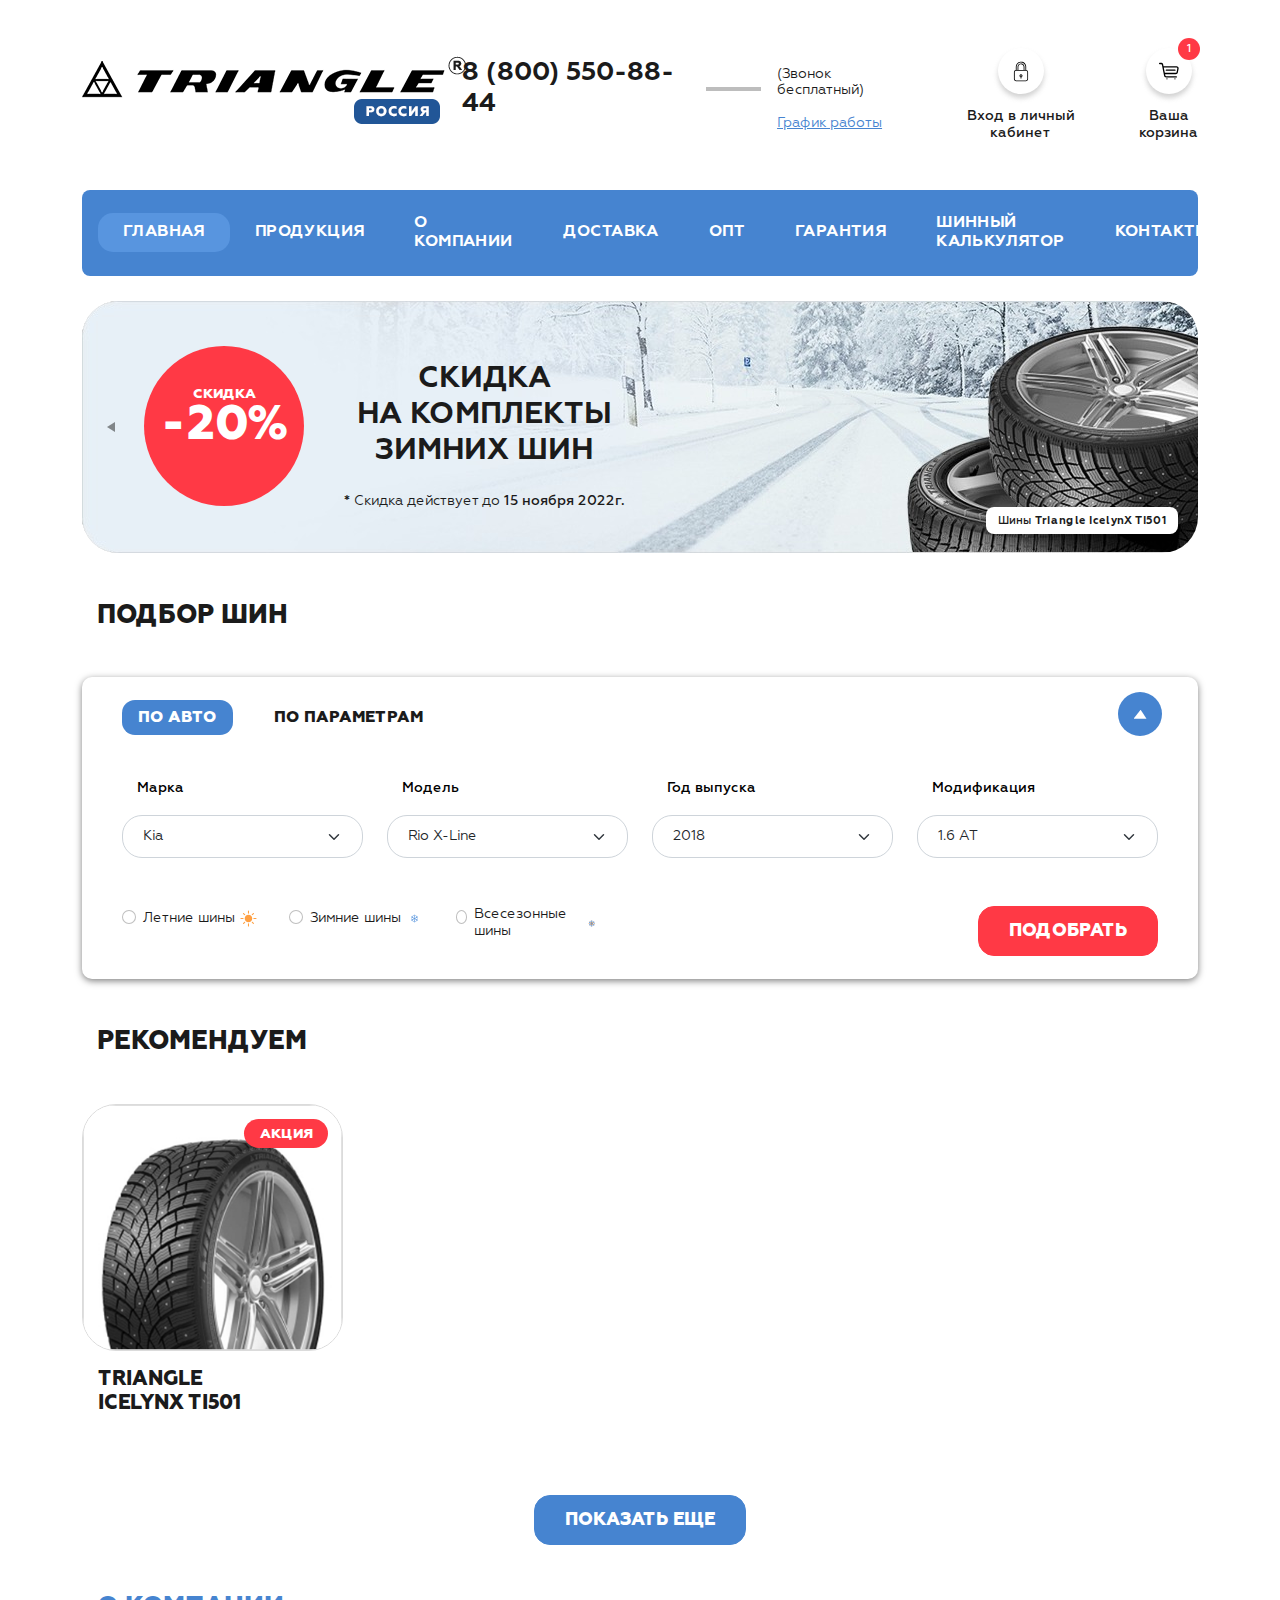
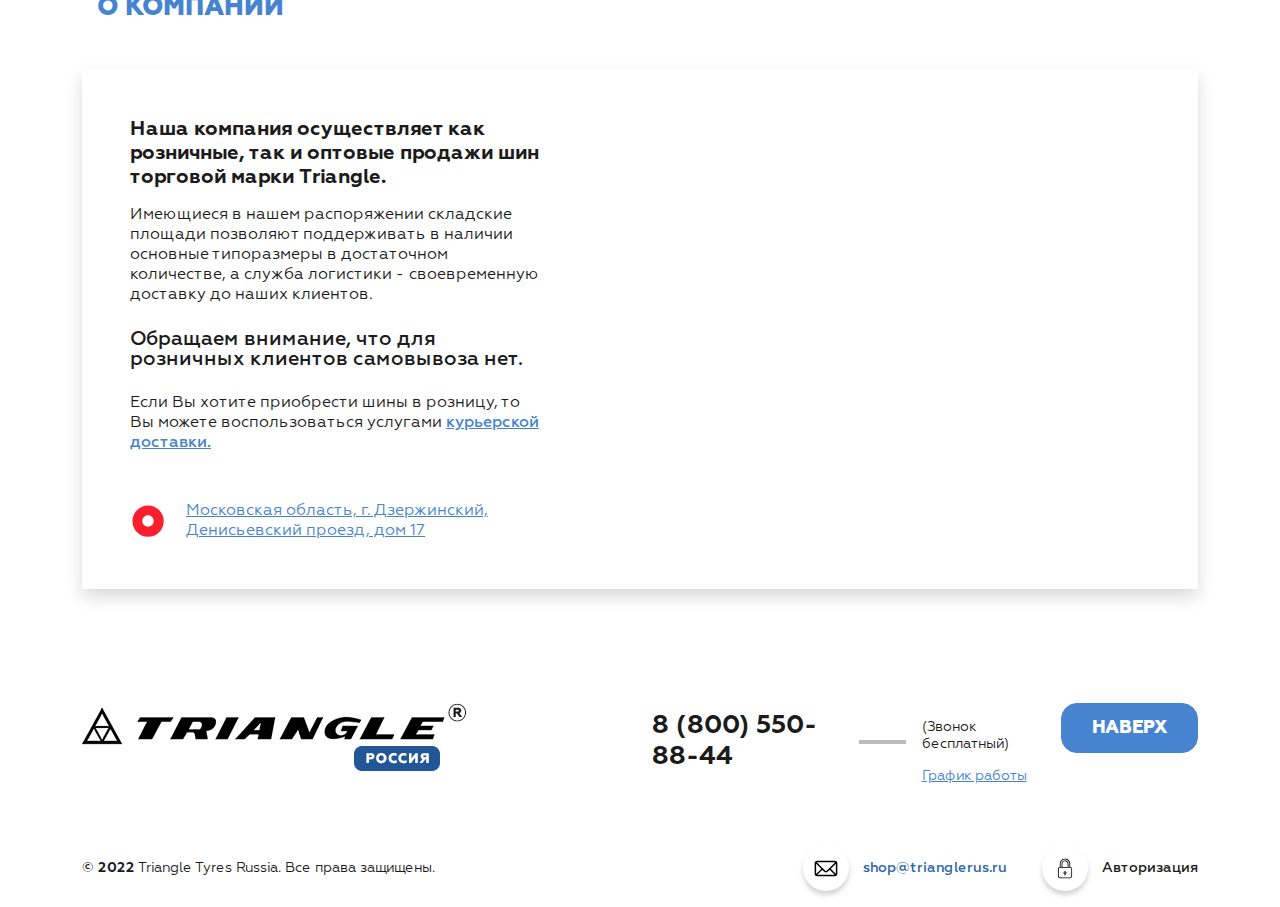
<file: index.html>
<!DOCTYPE html>
<html lang="ru">

<head>
  <meta charset="UTF-8">
<meta name="viewport" content="width=device-width,initial-scale=1">
<meta http-equiv="X-UA-Compatible" content="IE=edge,chrome=1">
<meta name="HandheldFriendly" content="true">
<meta name="description" content="">
<meta name="keywords" content="">
<meta name="robots" content="">
<link rel="stylesheet" href="./css/style.min.css">
<title>Главная</title>
</head>

<body class="webp">
  <div class="wrapper">
    <header class="header mt-5">
	<div class="container">
		<div class="mb-5">
			<div class="row">
				<div class="col-4">
					<a href="/" class="header__logo">
						<img src="img/logo.png" alt="">
					</a>
				</div>
				<div class="col-5">
					<div class="header__block">
						<a href="#" class="footer__block-phone d-flex align-items-center me-3">
							<span class="fw-bolder" style="font-size: 26px">8 (800) 550-88-44</span>
						</a>
						<div class="mt-2">
							<p class="fw-normal fz-6">(Звонок бесплатный)</p>
							<a href="#" class="fw-normal fz-6 link-primary text-decoration-underline">График работы</a>
						</div>
					</div>
				</div>
				<div class="col-3">
					<div class="d-flex">
						<a href="#" class="link-block">
							<div class="link-block-block">
								<svg>
									<use xlink:href="img/icons.svg#lock"></use>
								</svg>
							</div>
							<div class="fs-7 w-75 text-center">Вход в личный кабинет</div>
						</a>
						<a href="#" class="link-block">
							<div class="link-block-block link-block-basket">
								<svg>
									<use xlink:href="img/icons.svg#basket"></use>
								</svg>
							</div>
							<div class="fs-7 text-center">Ваша <br> корзина</div>
						</a>
					</div>
				</div>
			</div>
		</div>
		<nav class="navbar navbar-expand bg-primary rounded-3 p-3">
			<ul class="navbar-nav align-items-center justify-content-between w-100">
				<li class="nav-item">
					<a class="nav-link active" aria-current="page" href="#">Главная</a>
				</li>
				<li class="nav-item">
					<a class="nav-link" href="#">ПРОДУКЦИЯ</a>
				</li>
				<li class="nav-item">
					<a class="nav-link" href="#">о компании</a>
				</li>
				<li class="nav-item">
					<a class="nav-link" href="#">доставка</a>
				</li>
				<li class="nav-item">
					<a class="nav-link" href="#">Опт</a>
				</li>
				<li class="nav-item">
					<a class="nav-link" href="#">Гарантия</a>
				</li>
				<li class="nav-item">
					<a class="nav-link" href="#">Шинный калькулятор</a>
				</li>
				<li class="nav-item">
					<a class="nav-link" href="#">контакты</a>
				</li>
			</ul>
		</nav>
	</div>
</header>
    <main class="main">
			<div class="banner mb-5">
	<div class="container">
		<div class="banner__block">
			<div id="carouselExampleControls" class="carousel slide" data-bs-ride="carousel">
				<div class="carousel-inner">
					<div class="carousel-item active">
						<div class="banner__slide">
							<div class="banner__content">
								<div class="banner__price">
									<p class="text-center">
										скидка
										<span>-20%</span>
									</p>
								</div>
								<div class="banner__item">
									<h2 class="banner__title mb-4">скидка <br> на комплекты <br> зимних шин</h2>
									<div class="fw-normal"><span class="fw-medium">*</span> Скидка действует до <span class="fw-medium">15 ноября 2022г.</span></div>
								</div>
							</div>
							<div class="banner__tag">
								Шины <span>Triangle IcelynX TI501</span>
							</div>
						</div>
					</div>
					<div class="carousel-item">
						<div class="banner__slide">
							<div class="banner__content">
								<div class="banner__price">
									<p class="text-center">
										скидка
										<span>-20%</span>
									</p>
								</div>
								<div class="banner__item">
									<h2 class="banner__title mb-4">скидка <br> на комплекты <br> зимних шин</h2>
									<div class="fw-normal"><span class="fw-medium">*</span> Скидка действует до <span class="fw-medium">15 ноября 2022г.</span></div>
								</div>
							</div>
							<div class="banner__tag">
								Шины <span>Triangle IcelynX TI501</span>
							</div>
						</div>
					</div>
				</div>
				<button class="carousel-control-prev" type="button" data-bs-target="#carouselExampleControls"
					data-bs-slide="prev">
					<span class="carousel-control-prev-icon" aria-hidden="true"></span>
					<span class="visually-hidden">Предыдущий</span>
				</button>
				<button class="carousel-control-next" type="button" data-bs-target="#carouselExampleControls"
					data-bs-slide="next">
					<span class="carousel-control-next-icon" aria-hidden="true"></span>
					<span class="visually-hidden">Следующий</span>
				</button>
			</div>
		</div>
	</div>
</div>
			<div class="selection mb-5">
	<div class="container">
		<h2 class="title selection__title">подбор шин</h2>
		<div class="selection__block">
			<!-- Nav tabs -->
			<ul class="nav selection__tab" id="selectionTires" role="tablist">
				<li class="nav-item" role="presentation">
					<button class="nav-link active" id="car-tab" data-bs-toggle="tab" data-bs-target="#car" type="button"
						role="tab" aria-controls="car" aria-selected="true">по авто</button>
				</li>
				<li class="nav-item" role="presentation">
					<button class="nav-link" id="settings-tab" data-bs-toggle="tab" data-bs-target="#settings" type="button"
						role="tab" aria-controls="settings" aria-selected="false">по параметрам</button>
				</li>
				<li>
					<button class="btn btn-primary" type="button" data-bs-toggle="collapse" data-bs-target="#contentTires"
						aria-expanded="false" aria-controls="contentTires">
						<span></span>
					</button>
				</li>
			</ul>

			<!-- Tab panes -->
			<div class="collapse show" id="contentTires">
				<div class="tab-content">
					<div class="tab-pane active" id="car" role="tabpanel" aria-labelledby="car-tab">
						<div class="row mb-5">
							<div class="col-3">
								<label for="brand" class="selection__label">Марка</label>
								<select class="form-select" id="brand">
									<option selected>Kia</option>
									<option value="kia 1">Kia 2</option>
								</select>
							</div>
							<div class="col-3">
								<label for="brand" class="selection__label">Модель</label>
								<select class="form-select" id="brand">
									<option selected>Rio X-Line</option>
									<option value="Rio X-Line 1">Rio X-Line 2</option>
								</select>
							</div>
							<div class="col-3">
								<label for="brand" class="selection__label">Год выпуска</label>
								<select class="form-select" id="brand">
									<option selected>2018</option>
									<option value="2019">2019</option>
								</select>
							</div>
							<div class="col-3">
								<label for="brand" class="selection__label">Модификация</label>
								<select class="form-select" id="brand">
									<option selected>1.6 AT</option>
									<option value="1.8 AT">1.8 AT</option>
								</select>
							</div>
						</div>
						<div class="selection__row">
							<div class="selection__row-item">
								<div class="row">
									<div class="col-4">
										<div class="form-check">
											<input class="form-check-input" type="radio" name="weather" id="summerTires">
											<label class="form-check-label" for="summerTires">
												Летние шины
												<svg>
													<use xlink:href="img/icons.svg#summer"></use>
												</svg>
											</label>
										</div>
									</div>
									<div class="col-4">
										<div class="form-check">
											<input class="form-check-input" type="radio" name="weather" id="winterTires" checked>
											<label class="form-check-label" for="winterTires">
												Зимние шины
												<svg>
													<use xlink:href="img/icons.svg#winter"></use>
												</svg>
											</label>
										</div>
									</div>
									<div class="col-4">
										<div class="form-check">
											<input class="form-check-input" type="radio" name="weather" id="seasonsTires" checked>
											<label class="form-check-label" for="seasonsTires">
												Всесезонные шины
												<svg>
													<use xlink:href="img/icons.svg#seasons"></use>
												</svg>
											</label>
										</div>
									</div>
								</div>
							</div>
							<div class="selection__row-item">
								<button class="btn btn-danger">Подобрать</button>
							</div>
						</div>
					</div>
					<div class="tab-pane" id="settings" role="tabpanel" aria-labelledby="settings-tab">
						<div class="row mb-5">
							<div class="col-3">
								<label for="brand" class="selection__label">Марка</label>
								<select class="form-select" id="brand">
									<option selected>Kia</option>
									<option value="kia 1">Kia 2</option>
								</select>
							</div>
							<div class="col-3">
								<label for="brand" class="selection__label">Модель</label>
								<select class="form-select" id="brand">
									<option selected>Rio X-Line</option>
									<option value="Rio X-Line 1">Rio X-Line 2</option>
								</select>
							</div>
							<div class="col-3">
								<label for="brand" class="selection__label">Год выпуска</label>
								<select class="form-select" id="brand">
									<option selected>2018</option>
									<option value="2019">2019</option>
								</select>
							</div>
							<div class="col-3">
								<label for="brand" class="selection__label">Модификация</label>
								<select class="form-select" id="brand">
									<option selected>1.6 AT</option>
									<option value="1.8 AT">1.8 AT</option>
								</select>
							</div>
						</div>
						<div class="selection__row">
							<div class="selection__row-item">
								<div class="row">
									<div class="col-4">
										<div class="form-check">
											<input class="form-check-input" type="radio" name="weather" id="summerTires">
											<label class="form-check-label" for="summerTires">
												Летние шины
												<svg>
													<use xlink:href="img/icons.svg#summer"></use>
												</svg>
											</label>
										</div>
									</div>
									<div class="col-4">
										<div class="form-check">
											<input class="form-check-input" type="radio" name="weather" id="winterTires" checked>
											<label class="form-check-label" for="winterTires">
												Зимние шины
												<svg>
													<use xlink:href="img/icons.svg#winter"></use>
												</svg>
											</label>
										</div>
									</div>
									<div class="col-4">
										<div class="form-check">
											<input class="form-check-input" type="radio" name="weather" id="seasonsTires" checked>
											<label class="form-check-label" for="seasonsTires">
												Всесезонные шины
												<svg>
													<use xlink:href="img/icons.svg#seasons"></use>
												</svg>
											</label>
										</div>
									</div>
								</div>
							</div>
							<div class="selection__row-item">
								<button class="btn btn-danger">Подобрать</button>
							</div>
						</div>
					</div>
				</div>
			</div>
		</div>
	</div>
</div>
			<div class="recomend mb-5">
	<div class="container">
		<h2 class="title recommend__title">Рекомендуем</h2>
		<div class="row recommend__row mb-5">
			<div class="col-3">
				<div class="card product">
					<div class="badge bg-danger">Акция</div>
					<img class="card-img-top" src="img/card/01.png" alt="Title">
					<div class="card-body">
						<h4 class="card-title mb-3">Triangle IcelynX TI501</h4>
						<div class="card-hover">
							<div class="row gy-2 mb-4">
								<div class="col-2"><button class="product__item">R15</button></div>
								<div class="col-2"><button class="product__item product__item--active">R16</button></div>
								<div class="col-2"><button class="product__item product__item--disabled">R17</button></div>
								<div class="col-2"><button class="product__item">R18</button></div>
								<div class="col-2"><button class="product__item">R19</button></div>
								<div class="col-2"><button class="product__item product__item--disabled">R20</button></div>
								<div class="col-2"><button class="product__item">R21</button></div>
								<div class="col-2"><button class="product__item product__item--disabled">R22</button></div>
								<div class="col-2"><button class="product__item product__item--disabled">R23</button></div>
							</div>
							<a href="#" class="btn btn-danger">
								<span>Купить</span>
								<svg>
									<use xlink:href="img/icons.svg#basket"></use>
								</svg>
							</a>
						</div>
					</div>
				</div>
			</div>
		</div>
		<button class="btn btn-primary d-block mx-auto">Показать еще</button>
	</div>
</div>
			<div class="about mb-5">
	<div class="container">
		<h2 class="title text-primary">О компании</h2>
		<div class="about__block shadow fs-6 fw-normal bg-white p-5">
			<div class="row">
				<div class="col-5">
					<h3 class="about__block-title mb-3">Наша компания осуществляет как розничные,
					так и оптовые продажи шин торговой марки Triangle.</h3>
					<div class="about__block-text mb-5">
						<p class="mb-4">Имеющиеся в нашем распоряжении складские площади
						позволяют поддерживать в наличии основные типоразмеры
						в достаточном количестве, а служба логистики -
						своевременную доставку до наших клиентов.</p>
						<p class="about__block-text--medium mb-4">Обращаем внимание, что для розничных
						клиентов самовывоза нет.</p>
						<p>Если Вы хотите приобрести шины в розницу, то Вы можете
						воспользоваться услугами <a href="#" class="text-primary text-decoration-underline">курьерской доставки.</a></p>
					</div>
					<div class="d-flex align-items-center">
						<svg>
						<use xlink:href="img/icons.svg#address"></use>
						</svg>
						<a href="#" class="w-75 fz-6 fw-normal text-decoration-underline link-primary">Московская область, г. Дзержинский, Денисьевский проезд, дом 17</a>
					</div>
				</div>
				<div class="col-7">
					<iframe class="about__map"
						src="https://www.google.com/maps/embed?pb=!1m18!1m12!1m3!1d2252.4555681791235!2d37.81787271608513!3d55.62888840900939!2m3!1f0!2f0!3f0!3m2!1i1024!2i768!4f13.1!3m3!1m2!1s0x414ab6d065ef02f3%3A0x3881c67cdefc4ef3!2z0JTQtdC90LjRgdGM0LXQstGB0LrQuNC5INC_0YAt0LQsIDE3LCDQlNC30LXRgNC20LjQvdGB0LrQuNC5LCDQnNC-0YHQutC-0LLRgdC60LDRjyDQvtCx0LsuLCAxNDAwOTA!5e0!3m2!1sru!2sru!4v1666181893102!5m2!1sru!2sru"
						allowfullscreen="" loading="lazy"
						referrerpolicy="no-referrer-when-downgrade"></iframe>
				</div>
			</div>
		</div>
	</div>
</div>
    </main>
    <div class="footer py-3">
	<div class="container">
		<div class="row footer__top">
			<div class="col-6">
				<a href="/" class="footer__logo">
					<img src="img/logo.png" alt="">
				</a>
			</div>
			<div class="col-6 footer__row">
				<div class="footer__block">
					<a href="#" class="footer__block-phone d-flex align-items-center me-3">
						<span class="fw-bolder" style="font-size: 26px">8 (800) 550-88-44</span>
					</a>
					<div class="mt-2">
						<p class="fw-normal fz-6">(Звонок бесплатный)</p>
						<a href="#" class="fw-normal fz-6 link-primary text-decoration-underline">График работы</a>
					</div>
				</div>
				<button class="btn btn-primary ms-4">наверх</button>
			</div>

		</div>
		<div class="row align-items-center">
			<div class="col-8">
				<div class="fw-normal"><span class="fw-bold">© 2022</span> Triangle Tyres Russia. Все права защищены.</div>
			</div>
			<div class="col-4 d-flex justify-content-end">
				<div class="d-flex">
					<a href="#" class="link-block link-block-row link-block-email">
						<div class="link-block-block">
							<svg>
								<use xlink:href="img/icons.svg#e-mail"></use>
							</svg>
						</div>
						<div class="link-block-text">shop@trianglerus.ru</div>
					</a>
					<a href="#" class="link-block link-block-row">
						<div class="link-block-block">
							<svg>
								<use xlink:href="img/icons.svg#lock"></use>
							</svg>
						</div>
						<div class="link-block-text">Авторизация</div>
					</a>
				</div>
			</div>
		</div>
	</div>
</div>
  </div>
  <script src="js/main.js"></script>
</body>

</html>
</file>
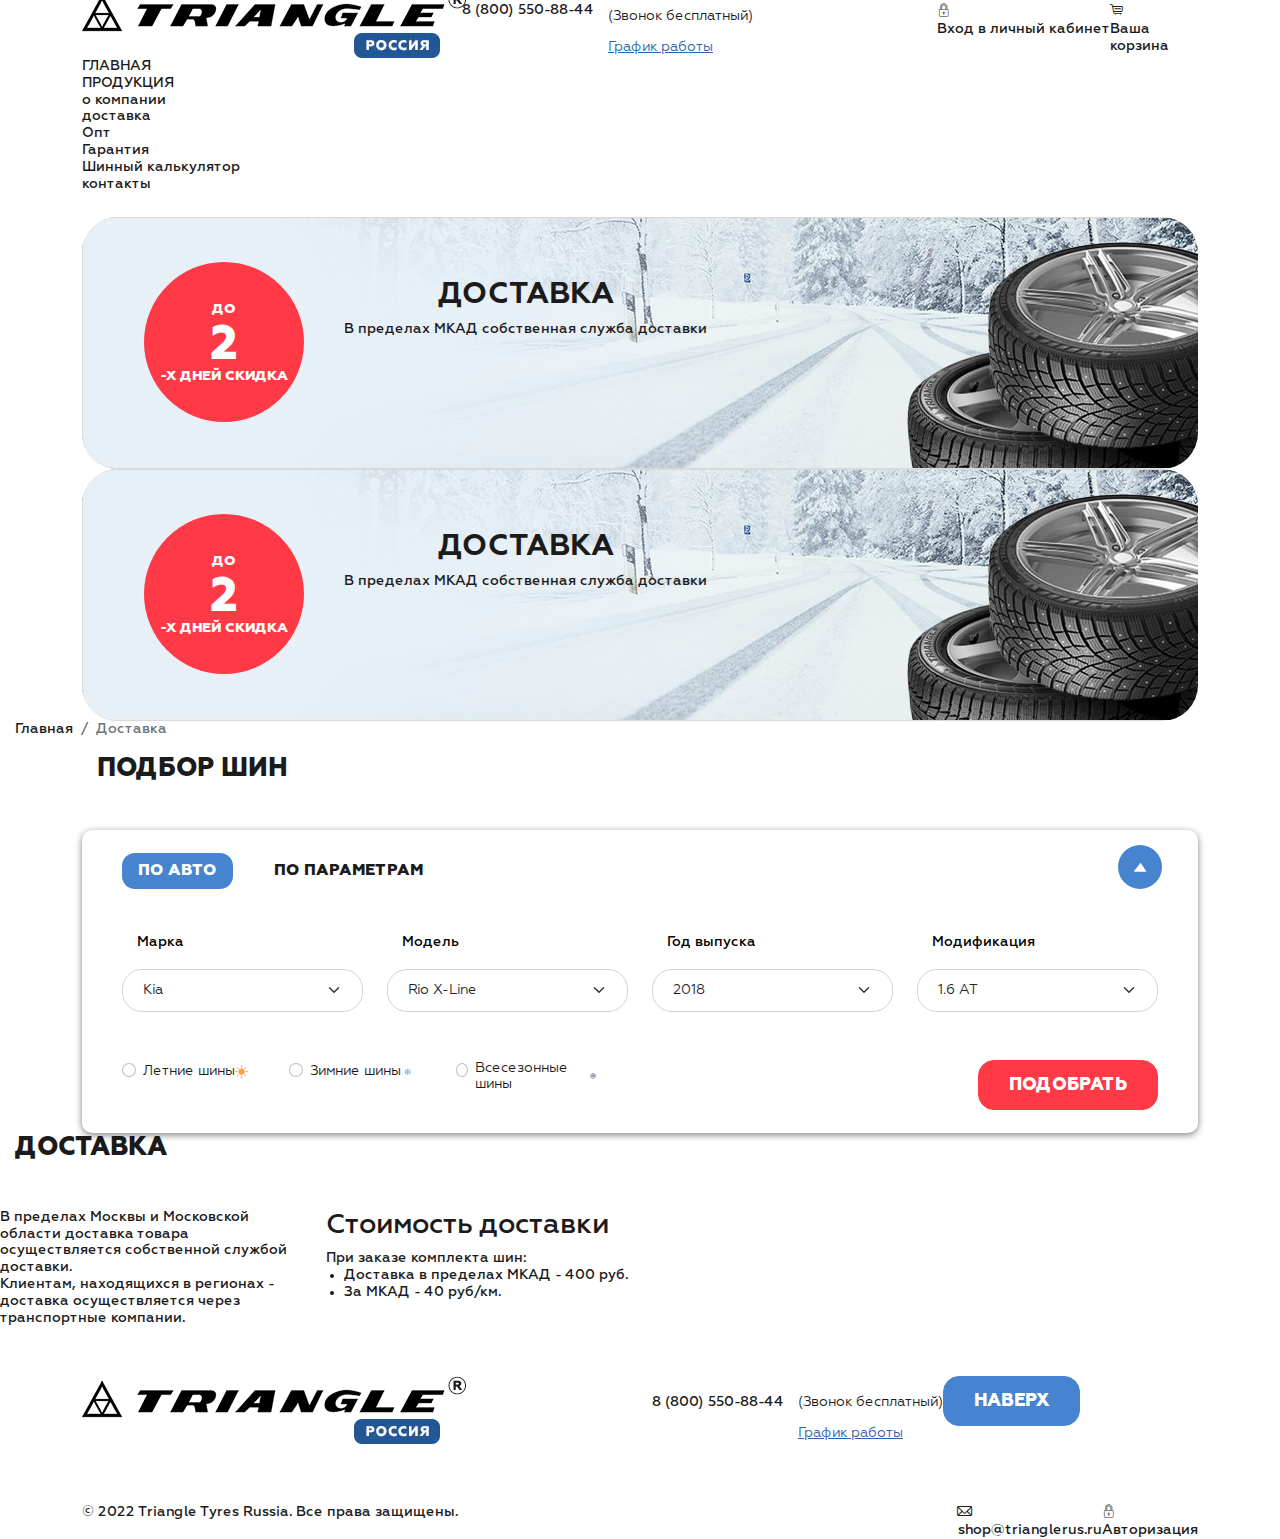
<file: about.html>
<!DOCTYPE html>
<html lang="ru">

<head>
	<meta charset="UTF-8">
<meta name="viewport" content="width=device-width,initial-scale=1">
<meta http-equiv="X-UA-Compatible" content="IE=edge,chrome=1">
<meta name="HandheldFriendly" content="true">
<meta name="description" content="">
<meta name="keywords" content="">
<meta name="robots" content="">
<link rel="stylesheet" href="./css/style.min.css?_v=20221020194619">
<title>Об</title>
</head>

<body class="webp">
	<div class="wrapper">
		<header class="header">
	<div class="container">
		<div class="header__top">
			<div class="row">
				<div class="col-4">
					<a href="/" class="header__logo">
						<picture><source srcset="img/logo.webp" type="image/webp"><img src="img/logo.png" alt=""></picture>
					</a>
				</div>
				<div class="col-5">
					<div class="header__block">
						<a href="#" class="header__block-phone">
							<span>8 (800) 550-88-44</span>
						</a>
						<div class="header__block-item">
							<p class="header__block-text">(Звонок бесплатный)</p>
							<a href="#" class="header__block-text">График работы</a>
						</div>
					</div>
				</div>
				<div class="col-3">
					<div class="d-flex">
						<a href="#" class="header__button">
							<div class="header__button-block">
								<i class="icon-lock"></i>
							</div>
							<div class="header__button-text">Вход в личный кабинет</div>
						</a>
						<a href="#" class="header__button">
							<div class="header__button-block header__button-basket">
								<i class="icon-basket"></i>
							</div>
							<div class="header__button-text">Ваша <br> корзина</div>
						</a>
					</div>
				</div>
			</div>
		</div>
		<nav class="menu">
			<ul class="menu__list">
				<li class="menu__item menu__item--active"><a href="#" class="menu__link">ГЛАВНАЯ</a></li>
				<li class="menu__item"><a href="#" class="menu__link">ПРОДУКЦИЯ</a></li>
				<li class="menu__item"><a href="#" class="menu__link">о компании</a></li>
				<li class="menu__item"><a href="#" class="menu__link">доставка</a></li>
				<li class="menu__item"><a href="#" class="menu__link">Опт</a></li>
				<li class="menu__item"><a href="#" class="menu__link">Гарантия</a></li>
				<li class="menu__item"><a href="#" class="menu__link">Шинный калькулятор</a></li>
				<li class="menu__item"><a href="#" class="menu__link">контакты</a></li>
			</ul>
		</nav>
	</div>
</header>
		<main class="main">
			<div class="banner">
				<div class="container">
					<div class="banner__block">
						<div class="banner__slider">
							<div class="banner__wrapper">
								<div class="banner__slide">
									<div class="banner__content">
										<div class="banner__price">
											До <span>2</span>-х дней
											скидка
										</div>
										<div class="banner__item">
											<h2 class="banner__title">Доставка</h2>
											<div class="banner__text">В пределах МКАД собственная служба доставки</div>
										</div>
									</div>
								</div>
								<div class="banner__slide">
									<div class="banner__content">
										<div class="banner__price">
											До <span>2</span>-х дней
											скидка
										</div>
										<div class="banner__item">
											<h2 class="banner__title">Доставка</h2>
											<div class="banner__text">В пределах МКАД собственная служба доставки</div>
										</div>
									</div>
								</div>
							</div>
							<div class="banner__button banner__button--prev"></div>
							<div class="banner__button banner__button--next"></div>
						</div>
					</div>
				</div>
			</div>
			<nav aria-label="breadcrumb">
				<ol class="breadcrumb">
					<li class="breadcrumb-item"><a href="#">Главная</a></li>
					<li class="breadcrumb-item active"><a href="#">Доставка</a></li>
				</ol>
			</nav>
			<div class="selection">
	<div class="container">
		<h2 class="title selection__title">подбор шин</h2>
		<div class="selection__block">
			<!-- Nav tabs -->
			<ul class="nav selection__tab" id="selectionTires" role="tablist">
				<li class="nav-item" role="presentation">
					<button class="nav-link active" id="car-tab" data-bs-toggle="tab" data-bs-target="#car" type="button"
						role="tab" aria-controls="car" aria-selected="true">по авто</button>
				</li>
				<li class="nav-item" role="presentation">
					<button class="nav-link" id="settings-tab" data-bs-toggle="tab" data-bs-target="#settings" type="button"
						role="tab" aria-controls="settings" aria-selected="false">по параметрам</button>
				</li>
				<li>
					<button class="btn btn-primary" type="button" data-bs-toggle="collapse" data-bs-target="#contentTires"
						aria-expanded="false" aria-controls="contentTires">
						<span></span>
					</button>
				</li>
			</ul>

			<!-- Tab panes -->
			<div class="collapse show" id="contentTires">
				<div class="tab-content">
					<div class="tab-pane active" id="car" role="tabpanel" aria-labelledby="car-tab">
						<div class="row mb-5">
							<div class="col-3">
								<label for="brand" class="selection__label">Марка</label>
								<select class="form-select" id="brand">
									<option selected>Kia</option>
									<option value="kia 1">Kia 2</option>
								</select>
							</div>
							<div class="col-3">
								<label for="brand" class="selection__label">Модель</label>
								<select class="form-select" id="brand">
									<option selected>Rio X-Line</option>
									<option value="Rio X-Line 1">Rio X-Line 2</option>
								</select>
							</div>
							<div class="col-3">
								<label for="brand" class="selection__label">Год выпуска</label>
								<select class="form-select" id="brand">
									<option selected>2018</option>
									<option value="2019">2019</option>
								</select>
							</div>
							<div class="col-3">
								<label for="brand" class="selection__label">Модификация</label>
								<select class="form-select" id="brand">
									<option selected>1.6 AT</option>
									<option value="1.8 AT">1.8 AT</option>
								</select>
							</div>
						</div>
						<div class="selection__row">
							<div class="selection__row-item">
								<div class="row">
									<div class="col-4">
										<div class="form-check">
											<input class="form-check-input" type="radio" name="weather" id="summerTires">
											<label class="form-check-label" for="summerTires">
												Летние шины
												<i class="icon-summer"></i>
											</label>
										</div>
									</div>
									<div class="col-4">
										<div class="form-check">
											<input class="form-check-input" type="radio" name="weather" id="winterTires" checked>
											<label class="form-check-label" for="winterTires">
												Зимние шины
												<i class="icon-winter"></i>
											</label>
										</div>
									</div>
									<div class="col-4">
										<div class="form-check">
											<input class="form-check-input" type="radio" name="weather" id="seasonsTires" checked>
											<label class="form-check-label" for="seasonsTires">
												Всесезонные шины
												<span class="icon-seasons"><span class="path1"></span><span class="path2"></span><span
														class="path3"></span><span class="path4"></span><span class="path5"></span><span
														class="path6"></span><span class="path7"></span><span class="path8"></span><span
														class="path9"></span><span class="path10"></span><span class="path11"></span><span
														class="path12"></span><span class="path13"></span></span>
												<span class="mls"></span>
											</label>
										</div>
									</div>
								</div>
							</div>
							<div class="selection__row-item">
								<button class="btn btn-danger">Подобрать</button>
							</div>
						</div>
					</div>
					<div class="tab-pane" id="settings" role="tabpanel" aria-labelledby="settings-tab">
						<div class="row mb-5">
							<div class="col-3">
								<label for="brand" class="selection__label">Марка</label>
								<select class="form-select" id="brand">
									<option selected>Kia</option>
									<option value="kia 1">Kia 2</option>
								</select>
							</div>
							<div class="col-3">
								<label for="brand" class="selection__label">Модель</label>
								<select class="form-select" id="brand">
									<option selected>Rio X-Line</option>
									<option value="Rio X-Line 1">Rio X-Line 2</option>
								</select>
							</div>
							<div class="col-3">
								<label for="brand" class="selection__label">Год выпуска</label>
								<select class="form-select" id="brand">
									<option selected>2018</option>
									<option value="2019">2019</option>
								</select>
							</div>
							<div class="col-3">
								<label for="brand" class="selection__label">Модификация</label>
								<select class="form-select" id="brand">
									<option selected>1.6 AT</option>
									<option value="1.8 AT">1.8 AT</option>
								</select>
							</div>
						</div>
						<div class="selection__row">
							<div class="selection__row-item">
								<div class="row">
									<div class="col-4">
										<div class="form-check">
											<input class="form-check-input" type="radio" name="weather" id="summerTires">
											<label class="form-check-label" for="summerTires">
												Летние шины
												<i class="icon-summer"></i>
											</label>
										</div>
									</div>
									<div class="col-4">
										<div class="form-check">
											<input class="form-check-input" type="radio" name="weather" id="winterTires" checked>
											<label class="form-check-label" for="winterTires">
												Зимние шины
												<i class="icon-winter"></i>
											</label>
										</div>
									</div>
									<div class="col-4">
										<div class="form-check">
											<input class="form-check-input" type="radio" name="weather" id="seasonsTires" checked>
											<label class="form-check-label" for="seasonsTires">
												Всесезонные шины
												<span class="icon-seasons"><span class="path1"></span><span class="path2"></span><span
														class="path3"></span><span class="path4"></span><span class="path5"></span><span
														class="path6"></span><span class="path7"></span><span class="path8"></span><span
														class="path9"></span><span class="path10"></span><span class="path11"></span><span
														class="path12"></span><span class="path13"></span></span>
												<span class="mls"></span>
											</label>
										</div>
									</div>
								</div>
							</div>
							<div class="selection__row-item">
								<button class="btn btn-danger">Подобрать</button>
							</div>
						</div>
					</div>
				</div>
			</div>
		</div>
	</div>
</div>
			<div class="delivery">
				<h2 class="delivery__title title">Доставка</h2>
				<div class="row delivery__row">
					<div class="col-3">
						<ul class="delivery__list-1">
							<li class="delivery__item">В пределах Москвы и Московской области доставка товара
								осуществляется собственной службой доставки.</li>
							<li class="delivery__item">Клиентам, находящихся в регионах - доставка осуществляется
								через транспортные компании.</li>
						</ul>
					</div>
					<div class="col-3">
						<h3 class="delivery__listTitle">Стоимость доставки</h3>
						<div class="delivery__text">При заказе комплекта шин:</div>
						<ul class="delivery__list">
							<li class="delivery__list-item">Доставка в пределах МКАД - 400 руб.</li>
							<li class="delivery__list-item">За МКАД - 40 руб/км.</li>
						</ul>
					</div>
				</div>
			</div>
		</main>
		<div class="footer">
	<div class="container">
		<div class="row footer__top">
			<div class="col-6">
				<a href="/" class="footer__logo">
					<picture><source srcset="img/logo.webp" type="image/webp"><img src="img/logo.png" alt=""></picture>
				</a>
			</div>
			<div class="col-6 footer__row">
				<div class="footer__block">
					<a href="#" class="footer__block-phone">
						<span>8 (800) 550-88-44</span>
					</a>
					<div class="footer__block-item">
						<p class="footer__block-text">(Звонок бесплатный)</p>
						<a href="#" class="footer__block-text">График работы</a>
					</div>
				</div>
				<button class="btn btn-primary footer__button-up">наверх</button>
			</div>

		</div>
		<div class="row footer__bottom">
			<div class="col-8">
				<div class="footer__copy"><span>© 2022</span> Triangle Tyres Russia. Все права защищены.</div>
			</div>
			<div class="col-4 d-flex justify-content-end">
				<div class="d-flex">
					<a href="#" class="footer__button footer__button-email">
						<div class="footer__button-block">
							<i class="icon-e-mail"></i>
						</div>
						<div class="footer__button-text">shop@trianglerus.ru</div>
					</a>
					<a href="#" class="footer__button">
						<div class="footer__button-block">
							<i class="icon-lock"></i>
						</div>
						<div class="footer__button-text">Авторизация</div>
					</a>
				</div>
			</div>
		</div>
	</div>
</div>
	</div>
</body>

</html>
</file>
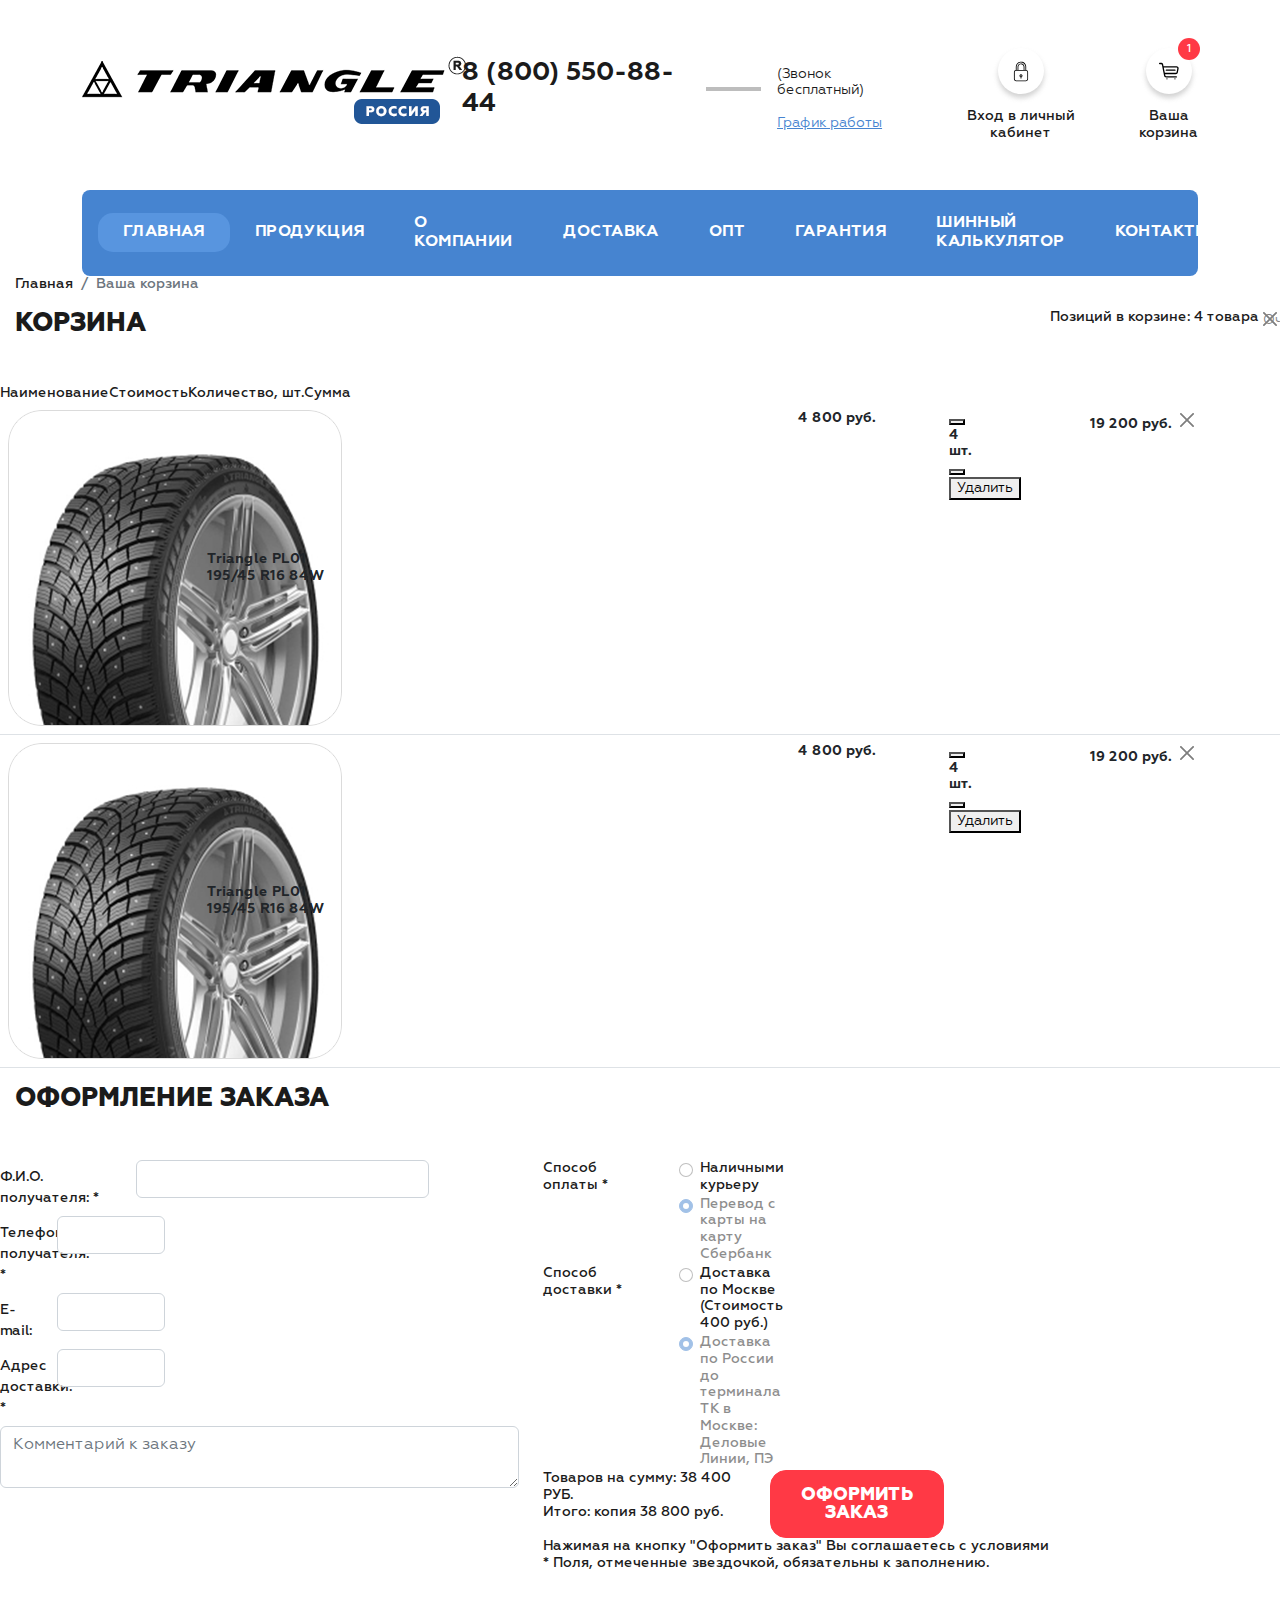
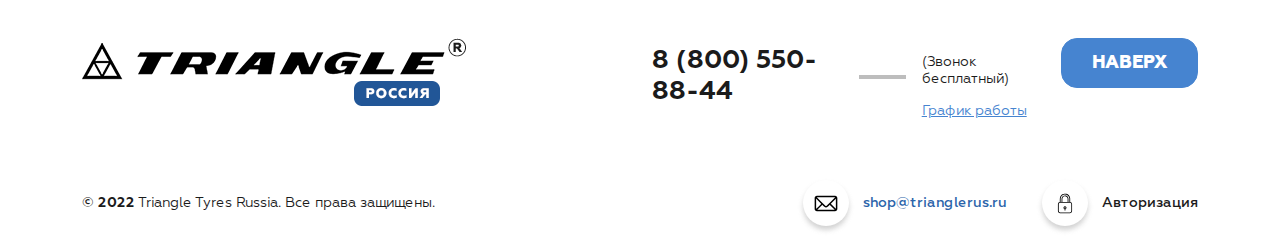
<file: basket.html>
<!DOCTYPE html>
<html lang="ru">

<head>
	<meta charset="UTF-8">
<meta name="viewport" content="width=device-width,initial-scale=1">
<meta http-equiv="X-UA-Compatible" content="IE=edge,chrome=1">
<meta name="HandheldFriendly" content="true">
<meta name="description" content="">
<meta name="keywords" content="">
<meta name="robots" content="">
<link rel="stylesheet" href="./css/style.min.css">
<title>Корзина</title>
</head>

<body class="basket-page webp">
	<div class="wrapper">
		<header class="header mt-5">
	<div class="container">
		<div class="mb-5">
			<div class="row">
				<div class="col-4">
					<a href="/" class="header__logo">
						<img src="img/logo.png" alt="">
					</a>
				</div>
				<div class="col-5">
					<div class="header__block">
						<a href="#" class="footer__block-phone d-flex align-items-center me-3">
							<span class="fw-bolder" style="font-size: 26px">8 (800) 550-88-44</span>
						</a>
						<div class="mt-2">
							<p class="fw-normal fz-6">(Звонок бесплатный)</p>
							<a href="#" class="fw-normal fz-6 link-primary text-decoration-underline">График работы</a>
						</div>
					</div>
				</div>
				<div class="col-3">
					<div class="d-flex">
						<a href="#" class="link-block">
							<div class="link-block-block">
								<svg>
									<use xlink:href="img/icons.svg#lock"></use>
								</svg>
							</div>
							<div class="fs-7 w-75 text-center">Вход в личный кабинет</div>
						</a>
						<a href="#" class="link-block">
							<div class="link-block-block link-block-basket">
								<svg>
									<use xlink:href="img/icons.svg#basket"></use>
								</svg>
							</div>
							<div class="fs-7 text-center">Ваша <br> корзина</div>
						</a>
					</div>
				</div>
			</div>
		</div>
		<nav class="navbar navbar-expand bg-primary rounded-3 p-3">
			<ul class="navbar-nav align-items-center justify-content-between w-100">
				<li class="nav-item">
					<a class="nav-link active" aria-current="page" href="#">Главная</a>
				</li>
				<li class="nav-item">
					<a class="nav-link" href="#">ПРОДУКЦИЯ</a>
				</li>
				<li class="nav-item">
					<a class="nav-link" href="#">о компании</a>
				</li>
				<li class="nav-item">
					<a class="nav-link" href="#">доставка</a>
				</li>
				<li class="nav-item">
					<a class="nav-link" href="#">Опт</a>
				</li>
				<li class="nav-item">
					<a class="nav-link" href="#">Гарантия</a>
				</li>
				<li class="nav-item">
					<a class="nav-link" href="#">Шинный калькулятор</a>
				</li>
				<li class="nav-item">
					<a class="nav-link" href="#">контакты</a>
				</li>
			</ul>
		</nav>
	</div>
</header>
		<main class="main">
			<nav aria-label="breadcrumb">
				<ol class="breadcrumb">
					<li class="breadcrumb-item"><a href="#">Главная</a></li>
					<li class="breadcrumb-item active"><a href="#">Ваша корзина</a></li>
				</ol>
			</nav>
			<div class="d-flex justify-content-between">
				<h2 class="basket-page__title title">Корзина</h2>
				<div class="d-flex">
					<div class="basket-page__position">Позиций в корзине: <span>4 товара</span></div>
					<button class="basket-page__clear btn-close" aria-label="Очистить">
						<span>Очистить</span>
					</button>
				</div>
			</div>
			<table class="table table-basket">
				<tr class="table__header table-basket__header">
					<tr>Наименование</tr>
					<tr>Стоимость</tr>
					<tr>Количество, шт.</tr>
					<tr>Сумма</tr>
				</tr>
				<tr>
					<th>
						<div class="row align-items-center">
							<div class="col-3">
								<img src="img/card/01.png" alt="" class="table-basket__img">
							</div>
							<div class="col-3">
								<div class="table-basket__name">Triangle PL01</div>
								<div class="table-basket__text">195/45 R16 84W</div>
							</div>
						</div>
					</th>
					<th class="bold">4 800 руб.</th>
					<th>
						<div class="table-basket__counter counter">
							<div class="counter-item">
								<button class="counter-btn counter-btn-left"></button>
								<div class="counter-block">
									4
								</div>
								<div class="counter-info">шт.</div>
								<button class="counter-btn counter-btn-right"></button>
							</div>
							<button class="counter-remove">Удалить</button>
						</div>
					</th>
					<th>
						19 200 руб.
						<button class="table-basket__clear btn-close"></button>
					</th>
				</tr>
				<tr>
					<th>
						<div class="row align-items-center">
							<div class="col-3">
								<img src="img/card/01.png" alt="" class="table-basket__img">
							</div>
							<div class="col-3">
								<div class="table-basket__name">Triangle PL01</div>
								<div class="table-basket__text">195/45 R16 84W</div>
							</div>
						</div>
					</th>
					<th class="bold">4 800 руб.</th>
					<th>
						<div class="counter">
							<div class="counter-item">
								<button class="counter-btn counter-btn-left"></button>
								<div class="counter-block">
									4
								</div>
								<div class="counter-info">шт.</div>
								<button class="counter-btn counter-btn-right"></button>
							</div>
							<button class="counter-remove">Удалить</button>
						</div>
					</th>
					<th>
						19 200 руб.
						<button class="table-basket__clear btn-close"></button>
					</th>
				</tr>
			</table>
			<form class="form">
				<h2 class="title form__title">оформление заказа</h2>
				<div class="row">
					<div class="col-5">
						<div class="row">
							<label for="staticEmail" class="col-sm-3 col-form-label">Ф.И.О. получателя: *</label>
							<div class="col-7">
								<input type="text" class="form-control" id="staticEmail">
							</div>
						</div>
						<div class="row form__item">
							<div class="col-5">
								<div class="row">
									<label for="staticEmail" class="col-sm-3 col-form-label">Телефон получателя: *</label>
									<div class="col-7">
										<input type="text" class="form-control" id="staticEmail">
									</div>
								</div>
							</div>
						</div>
						<div class="row form__item">
							<div class="col-5">
								<div class="row">
									<label for="staticEmail" class="col-sm-3 col-form-label">E-mail:</label>
									<div class="col-7">
										<input type="text" class="form-control" id="staticEmail">
									</div>
								</div>
							</div>
						</div>
						<div class="row form__item">
							<div class="col-5">
								<div class="row">
									<label for="staticEmail" class="col-sm-3 col-form-label">Адрес доставки: *</label>
									<div class="col-7">
										<input type="text" class="form-control" id="staticEmail">
									</div>
								</div>
							</div>
						</div>
						<div class="form__item">
							<textarea class="form-control" placeholder="Комментарий к заказу"></textarea>
						</div>
					</div>
					<div class="col-5">
						<div class="row form__item">
							<div class="col-3">
								<div class="form__item-text">Способ оплаты *</div>
							</div>
							<div class="col-3">
								<div class="form-check">
									<input class="form-check-input" type="radio" name="formRadio1" id="cashMoney">
									<label class="form-check-label" for="cashMoney">
										Наличными курьеру
									</label>
								</div>
								<div class="form-check">
									<input class="form-check-input" type="radio" name="formRadio1" id="transferforCard" checked disabled>
									<label class="form-check-label" for="transferforCard">
										Перевод с карты на карту Сбербанк
									</label>
								</div>
							</div>
						</div>
						<div class="row form__item">
							<div class="col-3">
								<div class="form__item-text">Способ доставки *</div>
							</div>
							<div class="col-3">
								<div class="form-check">
									<input class="form-check-input" type="radio" name="formRadio2" id="cashMoney">
									<label class="form-check-label" for="cashMoney">
										Доставка по Москве (Стоимость 400 руб.)
									</label>
								</div>
								<div class="form-check">
									<input class="form-check-input" type="radio" name="formRadio2" id="transferforCard" checked disabled>
									<label class="form-check-label" for="transferforCard">
										Доставка по России до терминала ТК в Москве: Деловые Линии, ПЭ
									</label>
								</div>
							</div>
						</div>
						<div class="row form__item">
							<div class="col-5">
								<div class="form__count">Товаров на сумму: 38 400 РУБ.</div>
								<div class="form__price">
									Итого: копия
									<span>38 800 руб.</span>
								</div>
							</div>
							<div class="col-4">
								<button class="btn btn-danger">Оформить заказ</button>
							</div>
						</div>
						<div class="form__text">Нажимая на кнопку "Оформить заказ" <a href="#">Вы соглашаетесь с условиями</a></div>
						<div class="form__info">* Поля, отмеченные звездочкой, обязательны к заполнению.</div>
					</div>
				</div>
			</form>
		</main>
		<div class="footer py-3">
	<div class="container">
		<div class="row footer__top">
			<div class="col-6">
				<a href="/" class="footer__logo">
					<img src="img/logo.png" alt="">
				</a>
			</div>
			<div class="col-6 footer__row">
				<div class="footer__block">
					<a href="#" class="footer__block-phone d-flex align-items-center me-3">
						<span class="fw-bolder" style="font-size: 26px">8 (800) 550-88-44</span>
					</a>
					<div class="mt-2">
						<p class="fw-normal fz-6">(Звонок бесплатный)</p>
						<a href="#" class="fw-normal fz-6 link-primary text-decoration-underline">График работы</a>
					</div>
				</div>
				<button class="btn btn-primary ms-4">наверх</button>
			</div>

		</div>
		<div class="row align-items-center">
			<div class="col-8">
				<div class="fw-normal"><span class="fw-bold">© 2022</span> Triangle Tyres Russia. Все права защищены.</div>
			</div>
			<div class="col-4 d-flex justify-content-end">
				<div class="d-flex">
					<a href="#" class="link-block link-block-row link-block-email">
						<div class="link-block-block">
							<svg>
								<use xlink:href="img/icons.svg#e-mail"></use>
							</svg>
						</div>
						<div class="link-block-text">shop@trianglerus.ru</div>
					</a>
					<a href="#" class="link-block link-block-row">
						<div class="link-block-block">
							<svg>
								<use xlink:href="img/icons.svg#lock"></use>
							</svg>
						</div>
						<div class="link-block-text">Авторизация</div>
					</a>
				</div>
			</div>
		</div>
	</div>
</div>
	</div>
	<script src="js/main.js"></script>
</body>

</html>
</file>
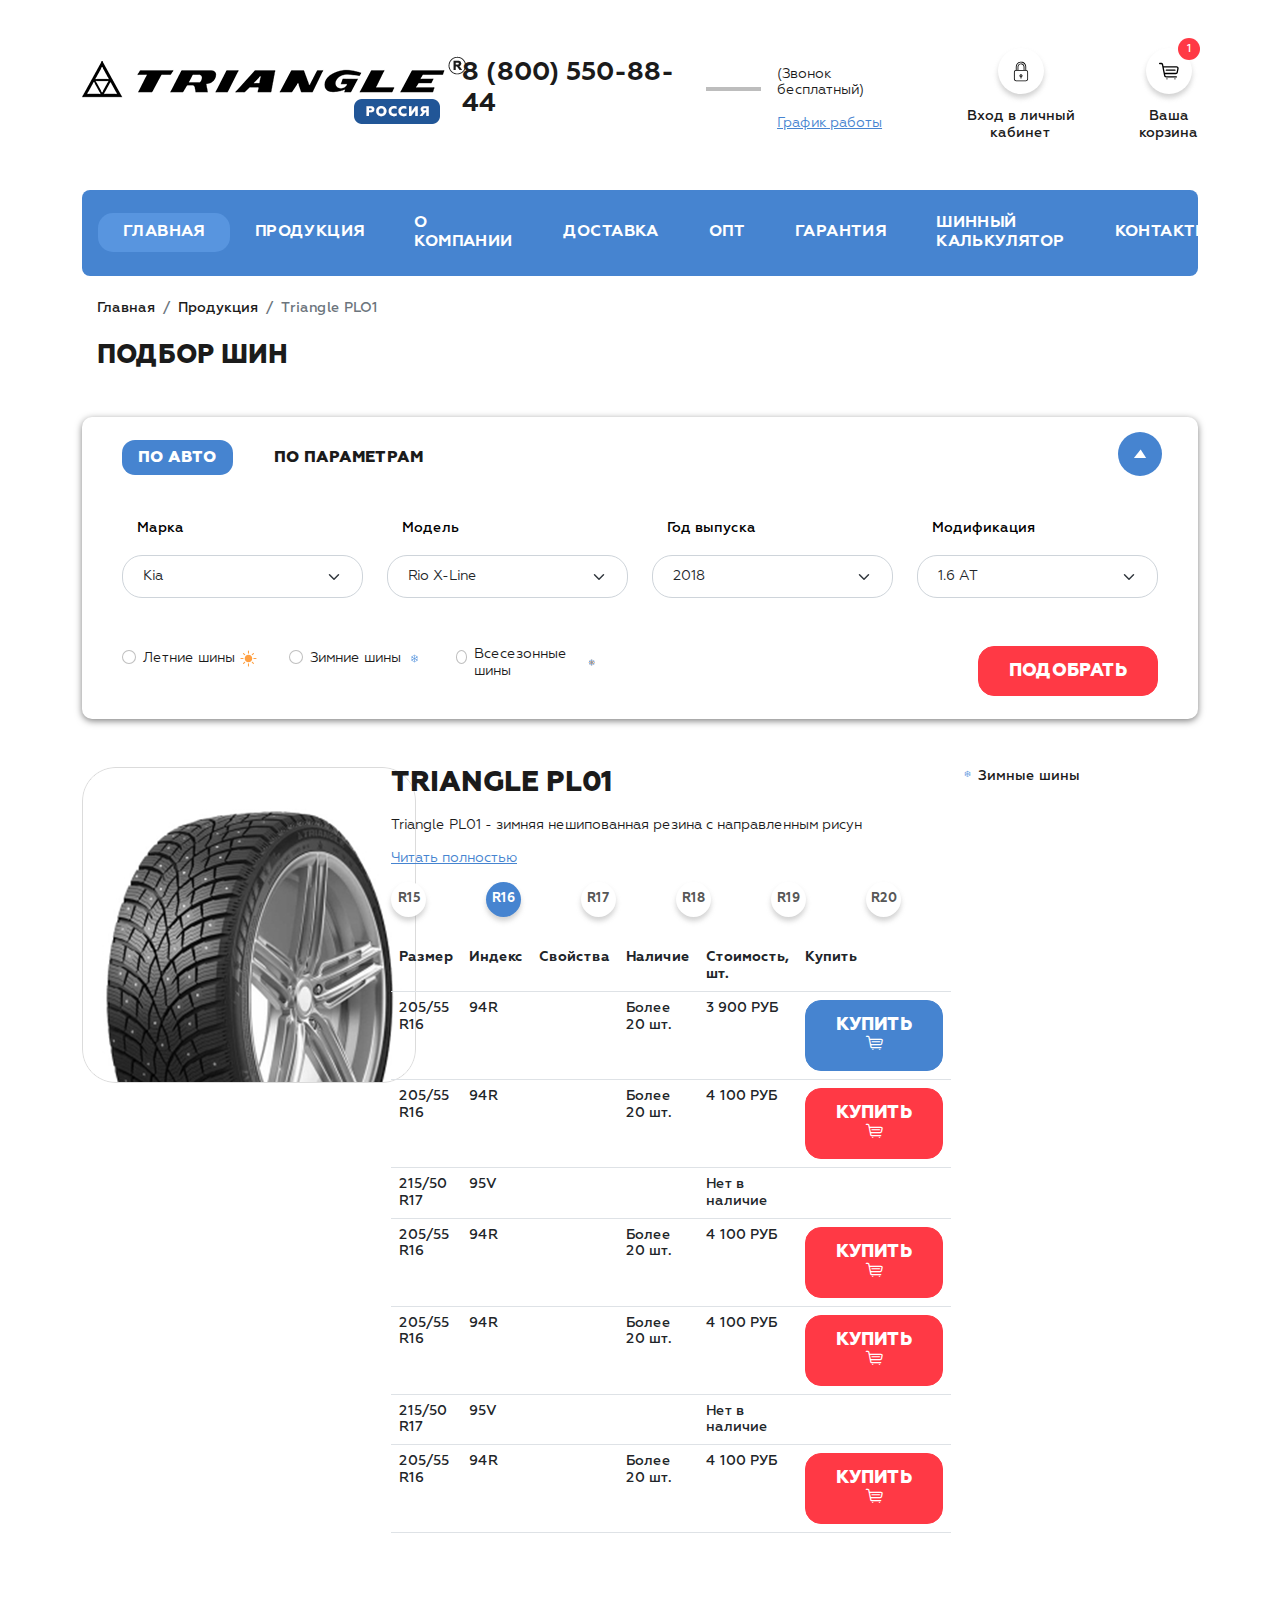
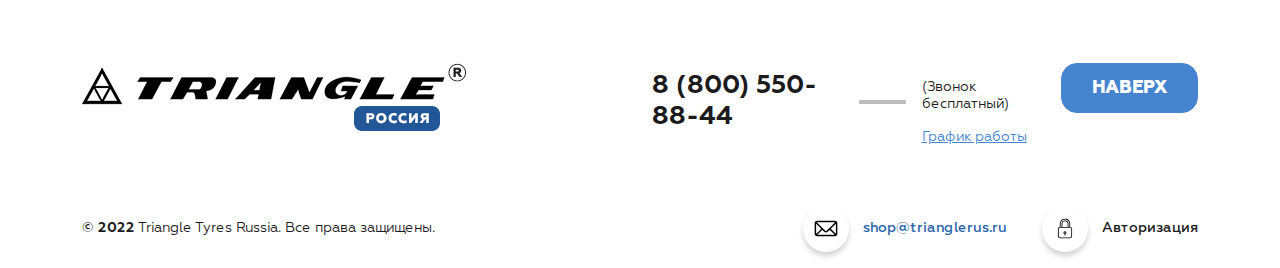
<file: card-product.html>
<!DOCTYPE html>
<html lang="ru">

<head>
	<meta charset="UTF-8">
<meta name="viewport" content="width=device-width,initial-scale=1">
<meta http-equiv="X-UA-Compatible" content="IE=edge,chrome=1">
<meta name="HandheldFriendly" content="true">
<meta name="description" content="">
<meta name="keywords" content="">
<meta name="robots" content="">
<link rel="stylesheet" href="./css/style.min.css">
<title>Товар</title>
</head>

<body class="webp card-product-page">
	<div class="wrapper">
		<header class="header mt-5">
	<div class="container">
		<div class="mb-5">
			<div class="row">
				<div class="col-4">
					<a href="/" class="header__logo">
						<img src="img/logo.png" alt="">
					</a>
				</div>
				<div class="col-5">
					<div class="header__block">
						<a href="#" class="footer__block-phone d-flex align-items-center me-3">
							<span class="fw-bolder" style="font-size: 26px">8 (800) 550-88-44</span>
						</a>
						<div class="mt-2">
							<p class="fw-normal fz-6">(Звонок бесплатный)</p>
							<a href="#" class="fw-normal fz-6 link-primary text-decoration-underline">График работы</a>
						</div>
					</div>
				</div>
				<div class="col-3">
					<div class="d-flex">
						<a href="#" class="link-block">
							<div class="link-block-block">
								<svg>
									<use xlink:href="img/icons.svg#lock"></use>
								</svg>
							</div>
							<div class="fs-7 w-75 text-center">Вход в личный кабинет</div>
						</a>
						<a href="#" class="link-block">
							<div class="link-block-block link-block-basket">
								<svg>
									<use xlink:href="img/icons.svg#basket"></use>
								</svg>
							</div>
							<div class="fs-7 text-center">Ваша <br> корзина</div>
						</a>
					</div>
				</div>
			</div>
		</div>
		<nav class="navbar navbar-expand bg-primary rounded-3 p-3">
			<ul class="navbar-nav align-items-center justify-content-between w-100">
				<li class="nav-item">
					<a class="nav-link active" aria-current="page" href="#">Главная</a>
				</li>
				<li class="nav-item">
					<a class="nav-link" href="#">ПРОДУКЦИЯ</a>
				</li>
				<li class="nav-item">
					<a class="nav-link" href="#">о компании</a>
				</li>
				<li class="nav-item">
					<a class="nav-link" href="#">доставка</a>
				</li>
				<li class="nav-item">
					<a class="nav-link" href="#">Опт</a>
				</li>
				<li class="nav-item">
					<a class="nav-link" href="#">Гарантия</a>
				</li>
				<li class="nav-item">
					<a class="nav-link" href="#">Шинный калькулятор</a>
				</li>
				<li class="nav-item">
					<a class="nav-link" href="#">контакты</a>
				</li>
			</ul>
		</nav>
	</div>
</header>
		<main class="main">
			<nav aria-label="breadcrumb" class="mt-4 mb-4">
				<div class="container">
					<ol class="breadcrumb">
						<li class="breadcrumb-item"><a href="#">Главная</a></li>
						<li class="breadcrumb-item"><a href="#">Продукция</a></li>
						<li class="breadcrumb-item active"><a href="#">Triangle PLO1</a></li>
					</ol>
				</div>
			</nav>
			<div class="selection mb-5">
	<div class="container">
		<h2 class="title selection__title">подбор шин</h2>
		<div class="selection__block">
			<!-- Nav tabs -->
			<ul class="nav selection__tab" id="selectionTires" role="tablist">
				<li class="nav-item" role="presentation">
					<button class="nav-link active" id="car-tab" data-bs-toggle="tab" data-bs-target="#car" type="button"
						role="tab" aria-controls="car" aria-selected="true">по авто</button>
				</li>
				<li class="nav-item" role="presentation">
					<button class="nav-link" id="settings-tab" data-bs-toggle="tab" data-bs-target="#settings" type="button"
						role="tab" aria-controls="settings" aria-selected="false">по параметрам</button>
				</li>
				<li>
					<button class="btn btn-primary" type="button" data-bs-toggle="collapse" data-bs-target="#contentTires"
						aria-expanded="false" aria-controls="contentTires">
						<span></span>
					</button>
				</li>
			</ul>

			<!-- Tab panes -->
			<div class="collapse show" id="contentTires">
				<div class="tab-content">
					<div class="tab-pane active" id="car" role="tabpanel" aria-labelledby="car-tab">
						<div class="row mb-5">
							<div class="col-3">
								<label for="brand" class="selection__label">Марка</label>
								<select class="form-select" id="brand">
									<option selected>Kia</option>
									<option value="kia 1">Kia 2</option>
								</select>
							</div>
							<div class="col-3">
								<label for="brand" class="selection__label">Модель</label>
								<select class="form-select" id="brand">
									<option selected>Rio X-Line</option>
									<option value="Rio X-Line 1">Rio X-Line 2</option>
								</select>
							</div>
							<div class="col-3">
								<label for="brand" class="selection__label">Год выпуска</label>
								<select class="form-select" id="brand">
									<option selected>2018</option>
									<option value="2019">2019</option>
								</select>
							</div>
							<div class="col-3">
								<label for="brand" class="selection__label">Модификация</label>
								<select class="form-select" id="brand">
									<option selected>1.6 AT</option>
									<option value="1.8 AT">1.8 AT</option>
								</select>
							</div>
						</div>
						<div class="selection__row">
							<div class="selection__row-item">
								<div class="row">
									<div class="col-4">
										<div class="form-check">
											<input class="form-check-input" type="radio" name="weather" id="summerTires">
											<label class="form-check-label" for="summerTires">
												Летние шины
												<svg>
													<use xlink:href="img/icons.svg#summer"></use>
												</svg>
											</label>
										</div>
									</div>
									<div class="col-4">
										<div class="form-check">
											<input class="form-check-input" type="radio" name="weather" id="winterTires" checked>
											<label class="form-check-label" for="winterTires">
												Зимние шины
												<svg>
													<use xlink:href="img/icons.svg#winter"></use>
												</svg>
											</label>
										</div>
									</div>
									<div class="col-4">
										<div class="form-check">
											<input class="form-check-input" type="radio" name="weather" id="seasonsTires" checked>
											<label class="form-check-label" for="seasonsTires">
												Всесезонные шины
												<svg>
													<use xlink:href="img/icons.svg#seasons"></use>
												</svg>
											</label>
										</div>
									</div>
								</div>
							</div>
							<div class="selection__row-item">
								<button class="btn btn-danger">Подобрать</button>
							</div>
						</div>
					</div>
					<div class="tab-pane" id="settings" role="tabpanel" aria-labelledby="settings-tab">
						<div class="row mb-5">
							<div class="col-3">
								<label for="brand" class="selection__label">Марка</label>
								<select class="form-select" id="brand">
									<option selected>Kia</option>
									<option value="kia 1">Kia 2</option>
								</select>
							</div>
							<div class="col-3">
								<label for="brand" class="selection__label">Модель</label>
								<select class="form-select" id="brand">
									<option selected>Rio X-Line</option>
									<option value="Rio X-Line 1">Rio X-Line 2</option>
								</select>
							</div>
							<div class="col-3">
								<label for="brand" class="selection__label">Год выпуска</label>
								<select class="form-select" id="brand">
									<option selected>2018</option>
									<option value="2019">2019</option>
								</select>
							</div>
							<div class="col-3">
								<label for="brand" class="selection__label">Модификация</label>
								<select class="form-select" id="brand">
									<option selected>1.6 AT</option>
									<option value="1.8 AT">1.8 AT</option>
								</select>
							</div>
						</div>
						<div class="selection__row">
							<div class="selection__row-item">
								<div class="row">
									<div class="col-4">
										<div class="form-check">
											<input class="form-check-input" type="radio" name="weather" id="summerTires">
											<label class="form-check-label" for="summerTires">
												Летние шины
												<svg>
													<use xlink:href="img/icons.svg#summer"></use>
												</svg>
											</label>
										</div>
									</div>
									<div class="col-4">
										<div class="form-check">
											<input class="form-check-input" type="radio" name="weather" id="winterTires" checked>
											<label class="form-check-label" for="winterTires">
												Зимние шины
												<svg>
													<use xlink:href="img/icons.svg#winter"></use>
												</svg>
											</label>
										</div>
									</div>
									<div class="col-4">
										<div class="form-check">
											<input class="form-check-input" type="radio" name="weather" id="seasonsTires" checked>
											<label class="form-check-label" for="seasonsTires">
												Всесезонные шины
												<svg>
													<use xlink:href="img/icons.svg#seasons"></use>
												</svg>
											</label>
										</div>
									</div>
								</div>
							</div>
							<div class="selection__row-item">
								<button class="btn btn-danger">Подобрать</button>
							</div>
						</div>
					</div>
				</div>
			</div>
		</div>
	</div>
</div>
			<div class="card-product-page__content mb-5">
				<div class="container">
					<div class="row">
						<div class="col-3">
							<div class="card-product-page__img">
								<img src="img/card/01.png" alt="">
							</div>
						</div>
						<div class="col-6 ms-4">
							<h3 class="card-product-page__title mb-3">Triangle PL01</h3>
							<div class="fw-normal mb-3">Triangle PL01 - зимняя нешипованная резина с направленным рисун</div>
							<a href="#" class="d-block link-primary fw-normal text-decoration-underline fs-7 mb-3">Читать полностью</a>
							<div class="row gy-2 mb-4">
								<div class="col-2"><button class="product__item  product-grid__item--dis">R15</button></div>
								<div class="col-2"><button class="product__item product__item--active">R16</button></div>
								<div class="col-2"><button class="product__item">R17</button></div>
								<div class="col-2"><button class="product__item">R18</button></div>
								<div class="col-2"><button class="product__item">R19</button></div>
								<div class="col-2"><button class="product__item ">R20</button></div>
							</div>
							<table class="table">
								<tr class="table__header">
									<th>Размер</th>
									<th>Индекс</th>
									<th>Свойства</th>
									<th>Наличие</th>
									<th>Стоимость, шт.</th>
									<th>Купить</th>
								</tr>
								<tr>
									<td class="blue">205/55 R16</td>
									<td>94R</td>
									<td></td>
									<td>Более 20 шт.</td>
									<td class="bold">3 900 РУБ</td>
									<td>
										<button class="btn btn-primary">
											Купить
											<i class="icon-basket"></i>
										</button>
									</td>
								</tr>
								<tr>
									<td class="blue">205/55 R16</td>
									<td>94R</td>
									<td></td>
									<td>Более 20 шт.</td>
									<td class="bold">4 100 РУБ</td>
									<td>
										<button class="btn btn-danger">
											Купить
											<i class="icon-basket"></i>
										</button>
									</td>
								</tr>
								<tr class="not">
									<td class="blue">215/50 R17</td>
									<td>95V</td>
									<td></td>
									<td></td>
									<td class="bold">Нет в наличие</td>
									<td></td>
								</tr>
								<tr>
									<td class="blue">205/55 R16</td>
									<td>94R</td>
									<td></td>
									<td>Более 20 шт.</td>
									<td class="bold">4 100 РУБ</td>
									<td>
										<button class="btn btn-danger">
											Купить
											<i class="icon-basket"></i>
										</button>
									</td>
								</tr>
								<tr>
									<td class="blue">205/55 R16</td>
									<td>94R</td>
									<td></td>
									<td>Более 20 шт.</td>
									<td class="bold">4 100 РУБ</td>
									<td>
										<button class="btn btn-danger">
											Купить
											<i class="icon-basket"></i>
										</button>
									</td>
								</tr>
								<tr class="not">
									<td class="blue">215/50 R17</td>
									<td>95V</td>
									<td></td>
									<td></td>
									<td class="bold">Нет в наличие</td>
									<td></td>
								</tr>
								<tr>
									<td class="blue">205/55 R16</td>
									<td>94R</td>
									<td></td>
									<td>Более 20 шт.</td>
									<td class="bold">4 100 РУБ</td>
									<td>
										<button class="btn btn-danger">
											Купить
											<i class="icon-basket"></i>
										</button>
									</td>
								</tr>
							</table>
						</div>
						<div class="col-2">
							<div class="card-product-page__info">
								<i class="icon-winter"></i>
								Зимные шины
							</div>
						</div>
					</div>
				</div>
			</div>
		</main>
		<div class="footer py-3">
	<div class="container">
		<div class="row footer__top">
			<div class="col-6">
				<a href="/" class="footer__logo">
					<img src="img/logo.png" alt="">
				</a>
			</div>
			<div class="col-6 footer__row">
				<div class="footer__block">
					<a href="#" class="footer__block-phone d-flex align-items-center me-3">
						<span class="fw-bolder" style="font-size: 26px">8 (800) 550-88-44</span>
					</a>
					<div class="mt-2">
						<p class="fw-normal fz-6">(Звонок бесплатный)</p>
						<a href="#" class="fw-normal fz-6 link-primary text-decoration-underline">График работы</a>
					</div>
				</div>
				<button class="btn btn-primary ms-4">наверх</button>
			</div>

		</div>
		<div class="row align-items-center">
			<div class="col-8">
				<div class="fw-normal"><span class="fw-bold">© 2022</span> Triangle Tyres Russia. Все права защищены.</div>
			</div>
			<div class="col-4 d-flex justify-content-end">
				<div class="d-flex">
					<a href="#" class="link-block link-block-row link-block-email">
						<div class="link-block-block">
							<svg>
								<use xlink:href="img/icons.svg#e-mail"></use>
							</svg>
						</div>
						<div class="link-block-text">shop@trianglerus.ru</div>
					</a>
					<a href="#" class="link-block link-block-row">
						<div class="link-block-block">
							<svg>
								<use xlink:href="img/icons.svg#lock"></use>
							</svg>
						</div>
						<div class="link-block-text">Авторизация</div>
					</a>
				</div>
			</div>
		</div>
	</div>
</div>
	</div>
	<script src="js/main.js"></script>
</body>

</html>
</file>
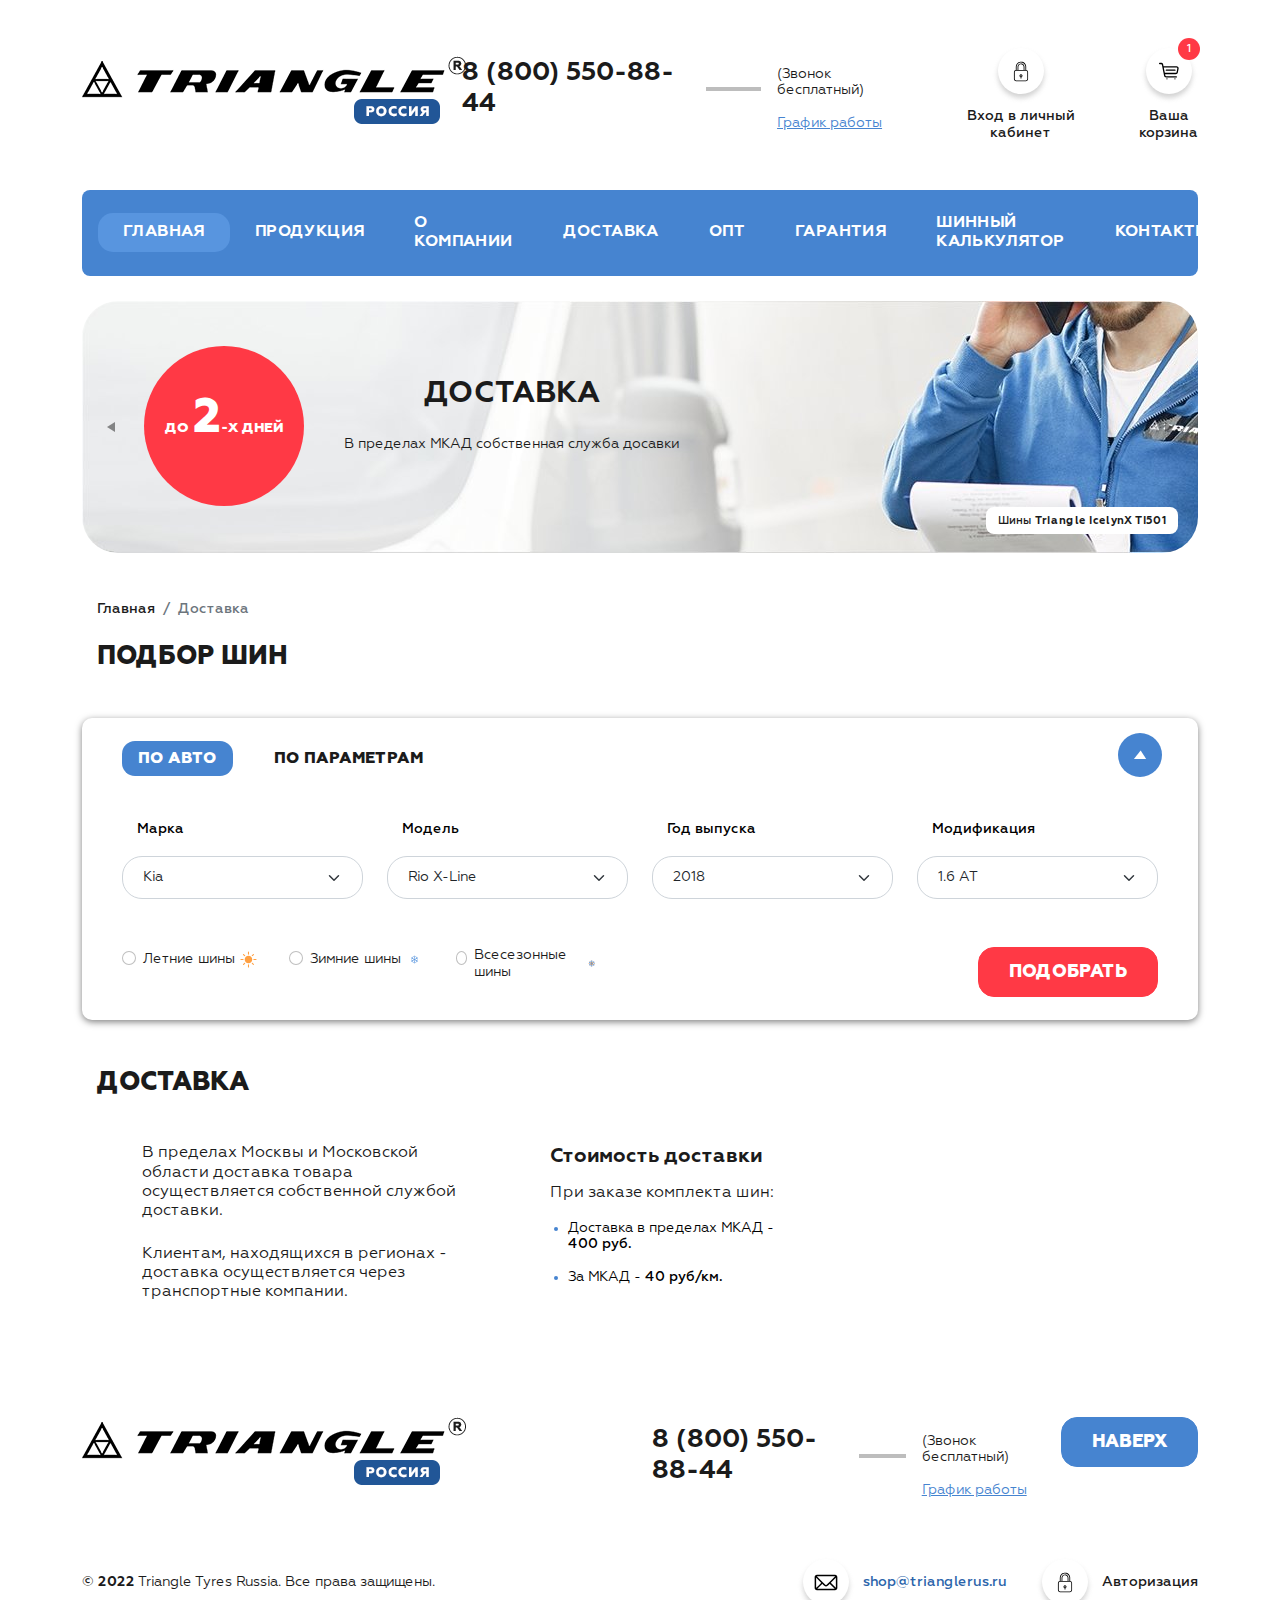
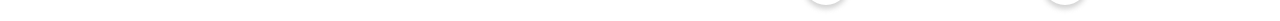
<file: delivery.html>
<!DOCTYPE html>
<html lang="ru">

<head>
	<meta charset="UTF-8">
<meta name="viewport" content="width=device-width,initial-scale=1">
<meta http-equiv="X-UA-Compatible" content="IE=edge,chrome=1">
<meta name="HandheldFriendly" content="true">
<meta name="description" content="">
<meta name="keywords" content="">
<meta name="robots" content="">
<link rel="stylesheet" href="./css/style.min.css">
<title>Доставка</title>
</head>

<body class="webp delivery-page">
	<div class="wrapper">
		<header class="header mt-5">
	<div class="container">
		<div class="mb-5">
			<div class="row">
				<div class="col-4">
					<a href="/" class="header__logo">
						<img src="img/logo.png" alt="">
					</a>
				</div>
				<div class="col-5">
					<div class="header__block">
						<a href="#" class="footer__block-phone d-flex align-items-center me-3">
							<span class="fw-bolder" style="font-size: 26px">8 (800) 550-88-44</span>
						</a>
						<div class="mt-2">
							<p class="fw-normal fz-6">(Звонок бесплатный)</p>
							<a href="#" class="fw-normal fz-6 link-primary text-decoration-underline">График работы</a>
						</div>
					</div>
				</div>
				<div class="col-3">
					<div class="d-flex">
						<a href="#" class="link-block">
							<div class="link-block-block">
								<svg>
									<use xlink:href="img/icons.svg#lock"></use>
								</svg>
							</div>
							<div class="fs-7 w-75 text-center">Вход в личный кабинет</div>
						</a>
						<a href="#" class="link-block">
							<div class="link-block-block link-block-basket">
								<svg>
									<use xlink:href="img/icons.svg#basket"></use>
								</svg>
							</div>
							<div class="fs-7 text-center">Ваша <br> корзина</div>
						</a>
					</div>
				</div>
			</div>
		</div>
		<nav class="navbar navbar-expand bg-primary rounded-3 p-3">
			<ul class="navbar-nav align-items-center justify-content-between w-100">
				<li class="nav-item">
					<a class="nav-link active" aria-current="page" href="#">Главная</a>
				</li>
				<li class="nav-item">
					<a class="nav-link" href="#">ПРОДУКЦИЯ</a>
				</li>
				<li class="nav-item">
					<a class="nav-link" href="#">о компании</a>
				</li>
				<li class="nav-item">
					<a class="nav-link" href="#">доставка</a>
				</li>
				<li class="nav-item">
					<a class="nav-link" href="#">Опт</a>
				</li>
				<li class="nav-item">
					<a class="nav-link" href="#">Гарантия</a>
				</li>
				<li class="nav-item">
					<a class="nav-link" href="#">Шинный калькулятор</a>
				</li>
				<li class="nav-item">
					<a class="nav-link" href="#">контакты</a>
				</li>
			</ul>
		</nav>
	</div>
</header>
		<main class="main">
			<div class="banner mb-5">
				<div class="container">
					<div class="banner__block">
						<div id="carouselExampleControls" class="carousel slide" data-bs-ride="carousel">
							<div class="carousel-inner">
								<div class="carousel-item active">
									<div class="banner__slide">
										<div class="banner__content">
											<div class="banner__price">
												<p class="text-center">
													до
													<span>2</span>-x дней
												</p>
											</div>
											<div class="banner__item">
												<div class="banner__item">
													<h2 class="banner__title mb-4">Доставка</h2>
													<div class="fw-normal">В пределах МКАД собственная служба досавки</div>
												</div>
											</div>
										</div>
										<div class="banner__tag">
											Шины <span>Triangle IcelynX TI501</span>
										</div>
									</div>
								</div>
								<div class="carousel-item">
									<div class="banner__slide">
										<div class="banner__content">
											<div class="banner__price">
												<p class="text-center">
													до
													<span>2</span>-х дней
												</p>
											</div>
											<div class="banner__item">
												<h2 class="banner__title mb-4">Доставка</h2>
												<div class="fw-normal">В пределах МКАД собственная служба досавки</div>
											</div>
										</div>
									</div>
								</div>
							</div>
							<button class="carousel-control-prev" type="button" data-bs-target="#carouselExampleControls"
								data-bs-slide="prev">
								<span class="carousel-control-prev-icon" aria-hidden="true"></span>
								<span class="visually-hidden">Предыдущий</span>
							</button>
							<button class="carousel-control-next" type="button" data-bs-target="#carouselExampleControls"
								data-bs-slide="next">
								<span class="carousel-control-next-icon" aria-hidden="true"></span>
								<span class="visually-hidden">Следующий</span>
							</button>
						</div>
					</div>
				</div>
			</div>
			<nav aria-label="breadcrumb" class="mb-4">
				<div class="container">
					<ol class="breadcrumb">
						<li class="breadcrumb-item"><a href="#">Главная</a></li>
						<li class="breadcrumb-item active"><a href="#">Доставка</a></li>
					</ol>
				</div>
			</nav>
			<div class="selection mb-5">
	<div class="container">
		<h2 class="title selection__title">подбор шин</h2>
		<div class="selection__block">
			<!-- Nav tabs -->
			<ul class="nav selection__tab" id="selectionTires" role="tablist">
				<li class="nav-item" role="presentation">
					<button class="nav-link active" id="car-tab" data-bs-toggle="tab" data-bs-target="#car" type="button"
						role="tab" aria-controls="car" aria-selected="true">по авто</button>
				</li>
				<li class="nav-item" role="presentation">
					<button class="nav-link" id="settings-tab" data-bs-toggle="tab" data-bs-target="#settings" type="button"
						role="tab" aria-controls="settings" aria-selected="false">по параметрам</button>
				</li>
				<li>
					<button class="btn btn-primary" type="button" data-bs-toggle="collapse" data-bs-target="#contentTires"
						aria-expanded="false" aria-controls="contentTires">
						<span></span>
					</button>
				</li>
			</ul>

			<!-- Tab panes -->
			<div class="collapse show" id="contentTires">
				<div class="tab-content">
					<div class="tab-pane active" id="car" role="tabpanel" aria-labelledby="car-tab">
						<div class="row mb-5">
							<div class="col-3">
								<label for="brand" class="selection__label">Марка</label>
								<select class="form-select" id="brand">
									<option selected>Kia</option>
									<option value="kia 1">Kia 2</option>
								</select>
							</div>
							<div class="col-3">
								<label for="brand" class="selection__label">Модель</label>
								<select class="form-select" id="brand">
									<option selected>Rio X-Line</option>
									<option value="Rio X-Line 1">Rio X-Line 2</option>
								</select>
							</div>
							<div class="col-3">
								<label for="brand" class="selection__label">Год выпуска</label>
								<select class="form-select" id="brand">
									<option selected>2018</option>
									<option value="2019">2019</option>
								</select>
							</div>
							<div class="col-3">
								<label for="brand" class="selection__label">Модификация</label>
								<select class="form-select" id="brand">
									<option selected>1.6 AT</option>
									<option value="1.8 AT">1.8 AT</option>
								</select>
							</div>
						</div>
						<div class="selection__row">
							<div class="selection__row-item">
								<div class="row">
									<div class="col-4">
										<div class="form-check">
											<input class="form-check-input" type="radio" name="weather" id="summerTires">
											<label class="form-check-label" for="summerTires">
												Летние шины
												<svg>
													<use xlink:href="img/icons.svg#summer"></use>
												</svg>
											</label>
										</div>
									</div>
									<div class="col-4">
										<div class="form-check">
											<input class="form-check-input" type="radio" name="weather" id="winterTires" checked>
											<label class="form-check-label" for="winterTires">
												Зимние шины
												<svg>
													<use xlink:href="img/icons.svg#winter"></use>
												</svg>
											</label>
										</div>
									</div>
									<div class="col-4">
										<div class="form-check">
											<input class="form-check-input" type="radio" name="weather" id="seasonsTires" checked>
											<label class="form-check-label" for="seasonsTires">
												Всесезонные шины
												<svg>
													<use xlink:href="img/icons.svg#seasons"></use>
												</svg>
											</label>
										</div>
									</div>
								</div>
							</div>
							<div class="selection__row-item">
								<button class="btn btn-danger">Подобрать</button>
							</div>
						</div>
					</div>
					<div class="tab-pane" id="settings" role="tabpanel" aria-labelledby="settings-tab">
						<div class="row mb-5">
							<div class="col-3">
								<label for="brand" class="selection__label">Марка</label>
								<select class="form-select" id="brand">
									<option selected>Kia</option>
									<option value="kia 1">Kia 2</option>
								</select>
							</div>
							<div class="col-3">
								<label for="brand" class="selection__label">Модель</label>
								<select class="form-select" id="brand">
									<option selected>Rio X-Line</option>
									<option value="Rio X-Line 1">Rio X-Line 2</option>
								</select>
							</div>
							<div class="col-3">
								<label for="brand" class="selection__label">Год выпуска</label>
								<select class="form-select" id="brand">
									<option selected>2018</option>
									<option value="2019">2019</option>
								</select>
							</div>
							<div class="col-3">
								<label for="brand" class="selection__label">Модификация</label>
								<select class="form-select" id="brand">
									<option selected>1.6 AT</option>
									<option value="1.8 AT">1.8 AT</option>
								</select>
							</div>
						</div>
						<div class="selection__row">
							<div class="selection__row-item">
								<div class="row">
									<div class="col-4">
										<div class="form-check">
											<input class="form-check-input" type="radio" name="weather" id="summerTires">
											<label class="form-check-label" for="summerTires">
												Летние шины
												<svg>
													<use xlink:href="img/icons.svg#summer"></use>
												</svg>
											</label>
										</div>
									</div>
									<div class="col-4">
										<div class="form-check">
											<input class="form-check-input" type="radio" name="weather" id="winterTires" checked>
											<label class="form-check-label" for="winterTires">
												Зимние шины
												<svg>
													<use xlink:href="img/icons.svg#winter"></use>
												</svg>
											</label>
										</div>
									</div>
									<div class="col-4">
										<div class="form-check">
											<input class="form-check-input" type="radio" name="weather" id="seasonsTires" checked>
											<label class="form-check-label" for="seasonsTires">
												Всесезонные шины
												<svg>
													<use xlink:href="img/icons.svg#seasons"></use>
												</svg>
											</label>
										</div>
									</div>
								</div>
							</div>
							<div class="selection__row-item">
								<button class="btn btn-danger">Подобрать</button>
							</div>
						</div>
					</div>
				</div>
			</div>
		</div>
	</div>
</div>
			<div class="delivery mb-5">
				<div class="container">
					<h2 class="delivery__title title">Доставка</h2>
					<div class="row ms-5">
						<div class="col-4">
							<ul class="">
								<li class="mb-4 fs-6 fw-normal">В пределах Москвы и Московской области доставка товара
									осуществляется собственной службой доставки.</li>
								<li class="fs-6 fw-normal">Клиентам, находящихся в регионах - доставка осуществляется
									через транспортные компании.</li>
							</ul>
						</div>
						<div class="col-3 ms-5">
							<h3 class="fs-5 fw-bold mb-3">Стоимость доставки</h3>
							<div class="fs-6 fw-normal mb-3">При заказе комплекта шин:</div>
							<ul class="delivery__list">
								<li class="fz-6 fw-normal text-primary mb-3"><span class="text-black">Доставка в пределах МКАД - <span
											class="fw-medium">400 руб.</span></span></li>
								<li class="fz-6 fw-normal text-primary"><span class="text-black">За МКАД - <span class="fw-medium">40
											руб/км.</span></span></li>
							</ul>
						</div>
					</div>
				</div>
			</div>
		</main>
		<div class="footer py-3">
	<div class="container">
		<div class="row footer__top">
			<div class="col-6">
				<a href="/" class="footer__logo">
					<img src="img/logo.png" alt="">
				</a>
			</div>
			<div class="col-6 footer__row">
				<div class="footer__block">
					<a href="#" class="footer__block-phone d-flex align-items-center me-3">
						<span class="fw-bolder" style="font-size: 26px">8 (800) 550-88-44</span>
					</a>
					<div class="mt-2">
						<p class="fw-normal fz-6">(Звонок бесплатный)</p>
						<a href="#" class="fw-normal fz-6 link-primary text-decoration-underline">График работы</a>
					</div>
				</div>
				<button class="btn btn-primary ms-4">наверх</button>
			</div>

		</div>
		<div class="row align-items-center">
			<div class="col-8">
				<div class="fw-normal"><span class="fw-bold">© 2022</span> Triangle Tyres Russia. Все права защищены.</div>
			</div>
			<div class="col-4 d-flex justify-content-end">
				<div class="d-flex">
					<a href="#" class="link-block link-block-row link-block-email">
						<div class="link-block-block">
							<svg>
								<use xlink:href="img/icons.svg#e-mail"></use>
							</svg>
						</div>
						<div class="link-block-text">shop@trianglerus.ru</div>
					</a>
					<a href="#" class="link-block link-block-row">
						<div class="link-block-block">
							<svg>
								<use xlink:href="img/icons.svg#lock"></use>
							</svg>
						</div>
						<div class="link-block-text">Авторизация</div>
					</a>
				</div>
			</div>
		</div>
	</div>
</div>
	</div>
	<script src="js/main.js"></script>
</body>

</html>
</file>
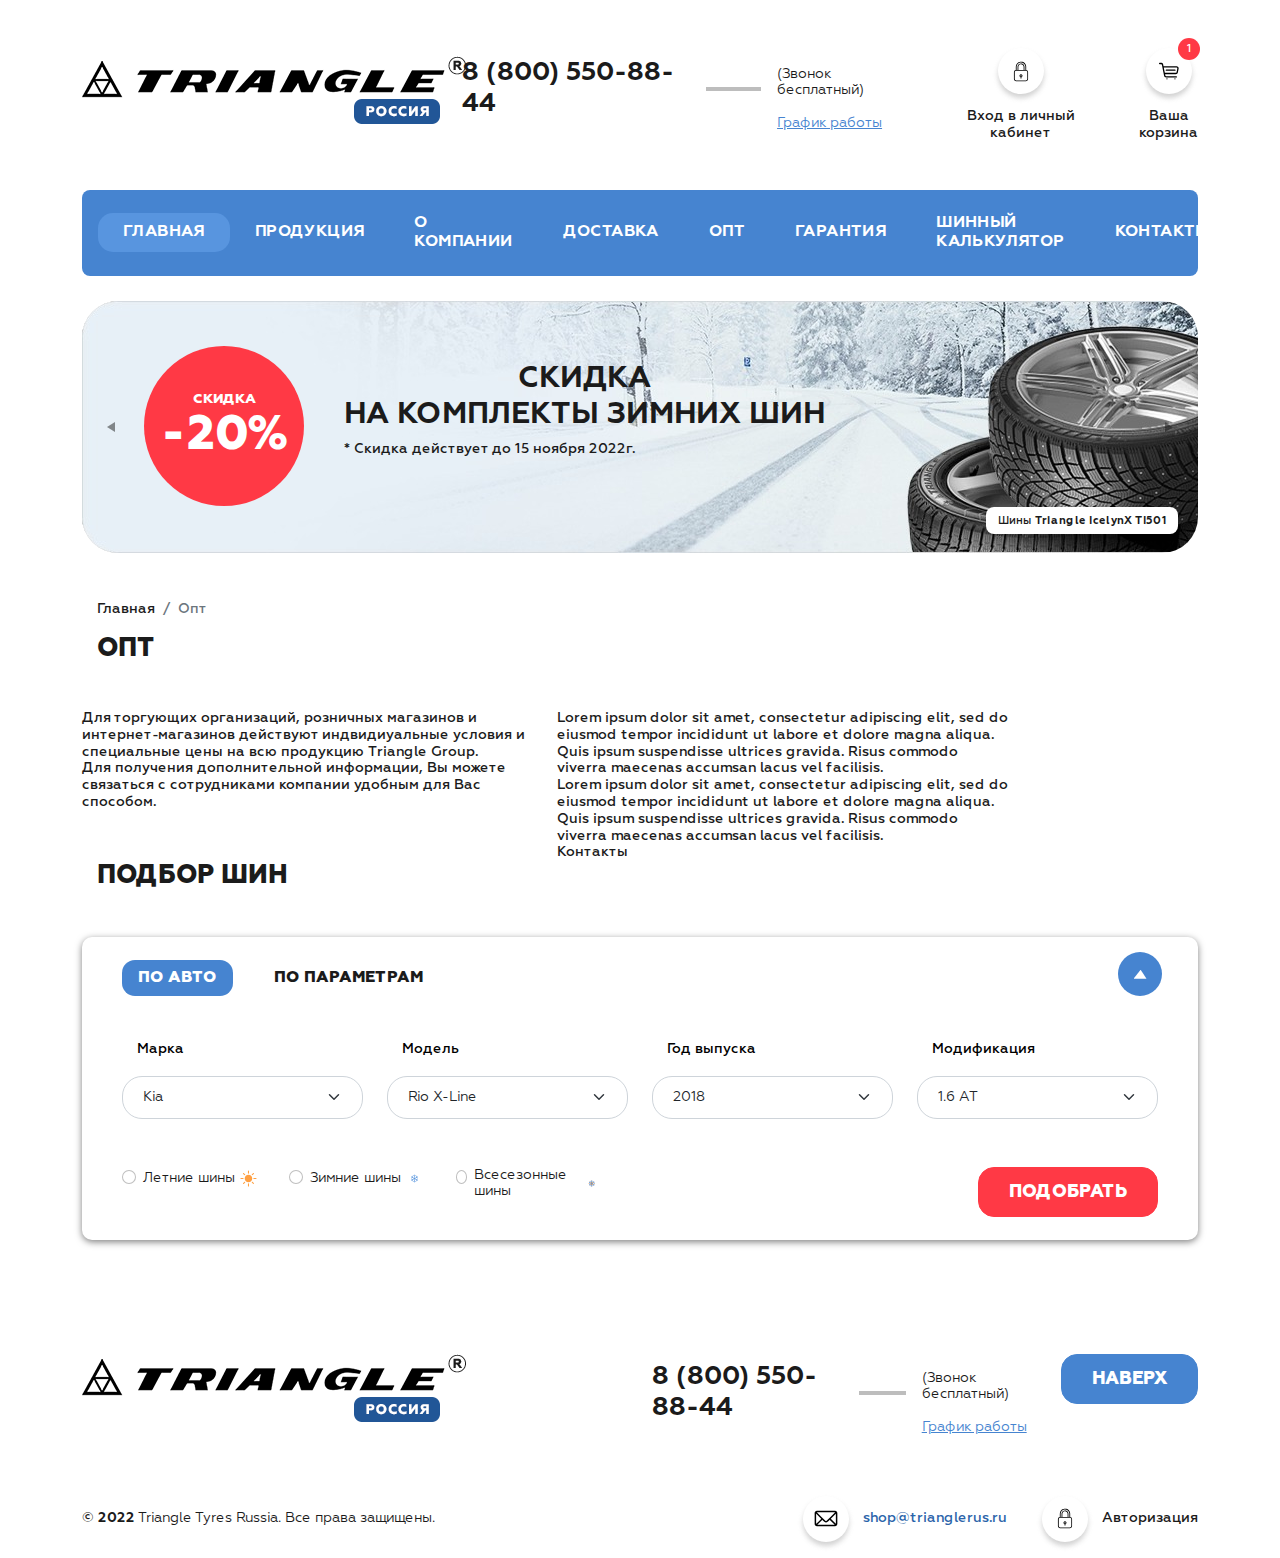
<file: opt.html>
<!DOCTYPE html>
<html lang="ru">

<head>
	<meta charset="UTF-8">
<meta name="viewport" content="width=device-width,initial-scale=1">
<meta http-equiv="X-UA-Compatible" content="IE=edge,chrome=1">
<meta name="HandheldFriendly" content="true">
<meta name="description" content="">
<meta name="keywords" content="">
<meta name="robots" content="">
<link rel="stylesheet" href="./css/style.min.css">
<title>Опт</title>
</head>

<body class="webp opt-page">
	<div class="wrapper">
		<header class="header mt-5">
	<div class="container">
		<div class="mb-5">
			<div class="row">
				<div class="col-4">
					<a href="/" class="header__logo">
						<img src="img/logo.png" alt="">
					</a>
				</div>
				<div class="col-5">
					<div class="header__block">
						<a href="#" class="footer__block-phone d-flex align-items-center me-3">
							<span class="fw-bolder" style="font-size: 26px">8 (800) 550-88-44</span>
						</a>
						<div class="mt-2">
							<p class="fw-normal fz-6">(Звонок бесплатный)</p>
							<a href="#" class="fw-normal fz-6 link-primary text-decoration-underline">График работы</a>
						</div>
					</div>
				</div>
				<div class="col-3">
					<div class="d-flex">
						<a href="#" class="link-block">
							<div class="link-block-block">
								<svg>
									<use xlink:href="img/icons.svg#lock"></use>
								</svg>
							</div>
							<div class="fs-7 w-75 text-center">Вход в личный кабинет</div>
						</a>
						<a href="#" class="link-block">
							<div class="link-block-block link-block-basket">
								<svg>
									<use xlink:href="img/icons.svg#basket"></use>
								</svg>
							</div>
							<div class="fs-7 text-center">Ваша <br> корзина</div>
						</a>
					</div>
				</div>
			</div>
		</div>
		<nav class="navbar navbar-expand bg-primary rounded-3 p-3">
			<ul class="navbar-nav align-items-center justify-content-between w-100">
				<li class="nav-item">
					<a class="nav-link active" aria-current="page" href="#">Главная</a>
				</li>
				<li class="nav-item">
					<a class="nav-link" href="#">ПРОДУКЦИЯ</a>
				</li>
				<li class="nav-item">
					<a class="nav-link" href="#">о компании</a>
				</li>
				<li class="nav-item">
					<a class="nav-link" href="#">доставка</a>
				</li>
				<li class="nav-item">
					<a class="nav-link" href="#">Опт</a>
				</li>
				<li class="nav-item">
					<a class="nav-link" href="#">Гарантия</a>
				</li>
				<li class="nav-item">
					<a class="nav-link" href="#">Шинный калькулятор</a>
				</li>
				<li class="nav-item">
					<a class="nav-link" href="#">контакты</a>
				</li>
			</ul>
		</nav>
	</div>
</header>
		<main class="main">
			<div class="banner mb-5">
				<div class="container">
					<div class="banner__block">
						<div id="carouselExampleControls" class="carousel slide" data-bs-ride="carousel">
							<div class="carousel-inner">
								<div class="carousel-item active">
									<div class="banner__slide">
										<div class="banner__content">
											<div class="banner__price">
												скидка
												<span>-20%</span>
											</div>
											<div class="banner__item">
												<h2 class="banner__title">скидка <br> на комплекты зимних шин</h2>
												<div class="banner__text"><span>*</span> Скидка действует до <span>15 ноября 2022г.</span></div>
											</div>
										</div>
										<div class="banner__tag">
											Шины <span>Triangle IcelynX TI501</span>
										</div>
									</div>
								</div>
								<div class="carousel-item">
									<div class="banner__slide">
										<div class="banner__content">
											<div class="banner__price">
												скидка
												<span>-20%</span>
											</div>
											<div class="banner__item">
												<h2 class="banner__title">скидка на комплекты зимних шин</h2>
												<div class="banner__text">* Скидка действует до 15 ноября 2022г.</div>
											</div>
										</div>
										<div class="banner__tag">
											Шины Triangle IcelynX TI501
										</div>
									</div>
								</div>
							</div>
							<button class="carousel-control-prev" type="button" data-bs-target="#carouselExampleControls"
								data-bs-slide="prev">
								<span class="carousel-control-prev-icon" aria-hidden="true"></span>
								<span class="visually-hidden">Предыдущий</span>
							</button>
							<button class="carousel-control-next" type="button" data-bs-target="#carouselExampleControls"
								data-bs-slide="next">
								<span class="carousel-control-next-icon" aria-hidden="true"></span>
								<span class="visually-hidden">Следующий</span>
							</button>
						</div>
					</div>
				</div>
			</div>
			<nav aria-label="breadcrumb mb-4">
				<div class="container">
					<ol class="breadcrumb">
						<li class="breadcrumb-item"><a href="#">Главная</a></li>
						<li class="breadcrumb-item active"><a href="#">Опт</a></li>
					</ol>
				</div>
			</nav>
			<div class="opt-page__content">
				<div class="container">
					<h2 class="title opt-page__title">опт</h2>
					<div class="row">
						<div class="col-5">
							<div class="opt-page__text">Для торгующих организаций, розничных магазинов и интернет-магазинов действуют
								индвидиуальные условия и специальные цены
								на всю
								продукцию Triangle Group.</div>
							<div class="opt-page__additional">Для получения дополнительной информации,
								Вы можете связаться с сотрудниками компании
								удобным для Вас способом.</div>
						</div>
						<div class="col-5">
							<div class="opt-page__text">Lorem ipsum dolor sit amet, consectetur adipiscing elit, sed do eiusmod tempor
								incididunt ut labore et dolore magna
								aliqua. Quis ipsum suspendisse ultrices gravida. Risus commodo viverra maecenas accumsan lacus vel
								facilisis.</div>
							<div class="opt-page__additional">Lorem ipsum dolor sit amet, consectetur adipiscing elit, sed do eiusmod
								tempor incididunt ut labore et dolore magna
								aliqua. Quis ipsum suspendisse ultrices gravida. Risus commodo viverra maecenas accumsan lacus vel
								facilisis.</div>
							<a href="#" class="opt-page__link">Контакты</a>
						</div>
					</div>
				</div>
			</div>
			<div class="selection mb-5">
	<div class="container">
		<h2 class="title selection__title">подбор шин</h2>
		<div class="selection__block">
			<!-- Nav tabs -->
			<ul class="nav selection__tab" id="selectionTires" role="tablist">
				<li class="nav-item" role="presentation">
					<button class="nav-link active" id="car-tab" data-bs-toggle="tab" data-bs-target="#car" type="button"
						role="tab" aria-controls="car" aria-selected="true">по авто</button>
				</li>
				<li class="nav-item" role="presentation">
					<button class="nav-link" id="settings-tab" data-bs-toggle="tab" data-bs-target="#settings" type="button"
						role="tab" aria-controls="settings" aria-selected="false">по параметрам</button>
				</li>
				<li>
					<button class="btn btn-primary" type="button" data-bs-toggle="collapse" data-bs-target="#contentTires"
						aria-expanded="false" aria-controls="contentTires">
						<span></span>
					</button>
				</li>
			</ul>

			<!-- Tab panes -->
			<div class="collapse show" id="contentTires">
				<div class="tab-content">
					<div class="tab-pane active" id="car" role="tabpanel" aria-labelledby="car-tab">
						<div class="row mb-5">
							<div class="col-3">
								<label for="brand" class="selection__label">Марка</label>
								<select class="form-select" id="brand">
									<option selected>Kia</option>
									<option value="kia 1">Kia 2</option>
								</select>
							</div>
							<div class="col-3">
								<label for="brand" class="selection__label">Модель</label>
								<select class="form-select" id="brand">
									<option selected>Rio X-Line</option>
									<option value="Rio X-Line 1">Rio X-Line 2</option>
								</select>
							</div>
							<div class="col-3">
								<label for="brand" class="selection__label">Год выпуска</label>
								<select class="form-select" id="brand">
									<option selected>2018</option>
									<option value="2019">2019</option>
								</select>
							</div>
							<div class="col-3">
								<label for="brand" class="selection__label">Модификация</label>
								<select class="form-select" id="brand">
									<option selected>1.6 AT</option>
									<option value="1.8 AT">1.8 AT</option>
								</select>
							</div>
						</div>
						<div class="selection__row">
							<div class="selection__row-item">
								<div class="row">
									<div class="col-4">
										<div class="form-check">
											<input class="form-check-input" type="radio" name="weather" id="summerTires">
											<label class="form-check-label" for="summerTires">
												Летние шины
												<svg>
													<use xlink:href="img/icons.svg#summer"></use>
												</svg>
											</label>
										</div>
									</div>
									<div class="col-4">
										<div class="form-check">
											<input class="form-check-input" type="radio" name="weather" id="winterTires" checked>
											<label class="form-check-label" for="winterTires">
												Зимние шины
												<svg>
													<use xlink:href="img/icons.svg#winter"></use>
												</svg>
											</label>
										</div>
									</div>
									<div class="col-4">
										<div class="form-check">
											<input class="form-check-input" type="radio" name="weather" id="seasonsTires" checked>
											<label class="form-check-label" for="seasonsTires">
												Всесезонные шины
												<svg>
													<use xlink:href="img/icons.svg#seasons"></use>
												</svg>
											</label>
										</div>
									</div>
								</div>
							</div>
							<div class="selection__row-item">
								<button class="btn btn-danger">Подобрать</button>
							</div>
						</div>
					</div>
					<div class="tab-pane" id="settings" role="tabpanel" aria-labelledby="settings-tab">
						<div class="row mb-5">
							<div class="col-3">
								<label for="brand" class="selection__label">Марка</label>
								<select class="form-select" id="brand">
									<option selected>Kia</option>
									<option value="kia 1">Kia 2</option>
								</select>
							</div>
							<div class="col-3">
								<label for="brand" class="selection__label">Модель</label>
								<select class="form-select" id="brand">
									<option selected>Rio X-Line</option>
									<option value="Rio X-Line 1">Rio X-Line 2</option>
								</select>
							</div>
							<div class="col-3">
								<label for="brand" class="selection__label">Год выпуска</label>
								<select class="form-select" id="brand">
									<option selected>2018</option>
									<option value="2019">2019</option>
								</select>
							</div>
							<div class="col-3">
								<label for="brand" class="selection__label">Модификация</label>
								<select class="form-select" id="brand">
									<option selected>1.6 AT</option>
									<option value="1.8 AT">1.8 AT</option>
								</select>
							</div>
						</div>
						<div class="selection__row">
							<div class="selection__row-item">
								<div class="row">
									<div class="col-4">
										<div class="form-check">
											<input class="form-check-input" type="radio" name="weather" id="summerTires">
											<label class="form-check-label" for="summerTires">
												Летние шины
												<svg>
													<use xlink:href="img/icons.svg#summer"></use>
												</svg>
											</label>
										</div>
									</div>
									<div class="col-4">
										<div class="form-check">
											<input class="form-check-input" type="radio" name="weather" id="winterTires" checked>
											<label class="form-check-label" for="winterTires">
												Зимние шины
												<svg>
													<use xlink:href="img/icons.svg#winter"></use>
												</svg>
											</label>
										</div>
									</div>
									<div class="col-4">
										<div class="form-check">
											<input class="form-check-input" type="radio" name="weather" id="seasonsTires" checked>
											<label class="form-check-label" for="seasonsTires">
												Всесезонные шины
												<svg>
													<use xlink:href="img/icons.svg#seasons"></use>
												</svg>
											</label>
										</div>
									</div>
								</div>
							</div>
							<div class="selection__row-item">
								<button class="btn btn-danger">Подобрать</button>
							</div>
						</div>
					</div>
				</div>
			</div>
		</div>
	</div>
</div>
		</main>
		<div class="footer py-3">
	<div class="container">
		<div class="row footer__top">
			<div class="col-6">
				<a href="/" class="footer__logo">
					<img src="img/logo.png" alt="">
				</a>
			</div>
			<div class="col-6 footer__row">
				<div class="footer__block">
					<a href="#" class="footer__block-phone d-flex align-items-center me-3">
						<span class="fw-bolder" style="font-size: 26px">8 (800) 550-88-44</span>
					</a>
					<div class="mt-2">
						<p class="fw-normal fz-6">(Звонок бесплатный)</p>
						<a href="#" class="fw-normal fz-6 link-primary text-decoration-underline">График работы</a>
					</div>
				</div>
				<button class="btn btn-primary ms-4">наверх</button>
			</div>

		</div>
		<div class="row align-items-center">
			<div class="col-8">
				<div class="fw-normal"><span class="fw-bold">© 2022</span> Triangle Tyres Russia. Все права защищены.</div>
			</div>
			<div class="col-4 d-flex justify-content-end">
				<div class="d-flex">
					<a href="#" class="link-block link-block-row link-block-email">
						<div class="link-block-block">
							<svg>
								<use xlink:href="img/icons.svg#e-mail"></use>
							</svg>
						</div>
						<div class="link-block-text">shop@trianglerus.ru</div>
					</a>
					<a href="#" class="link-block link-block-row">
						<div class="link-block-block">
							<svg>
								<use xlink:href="img/icons.svg#lock"></use>
							</svg>
						</div>
						<div class="link-block-text">Авторизация</div>
					</a>
				</div>
			</div>
		</div>
	</div>
</div>
	</div>
	<script src="js/main.js"></script>
</body>

</html>
</file>
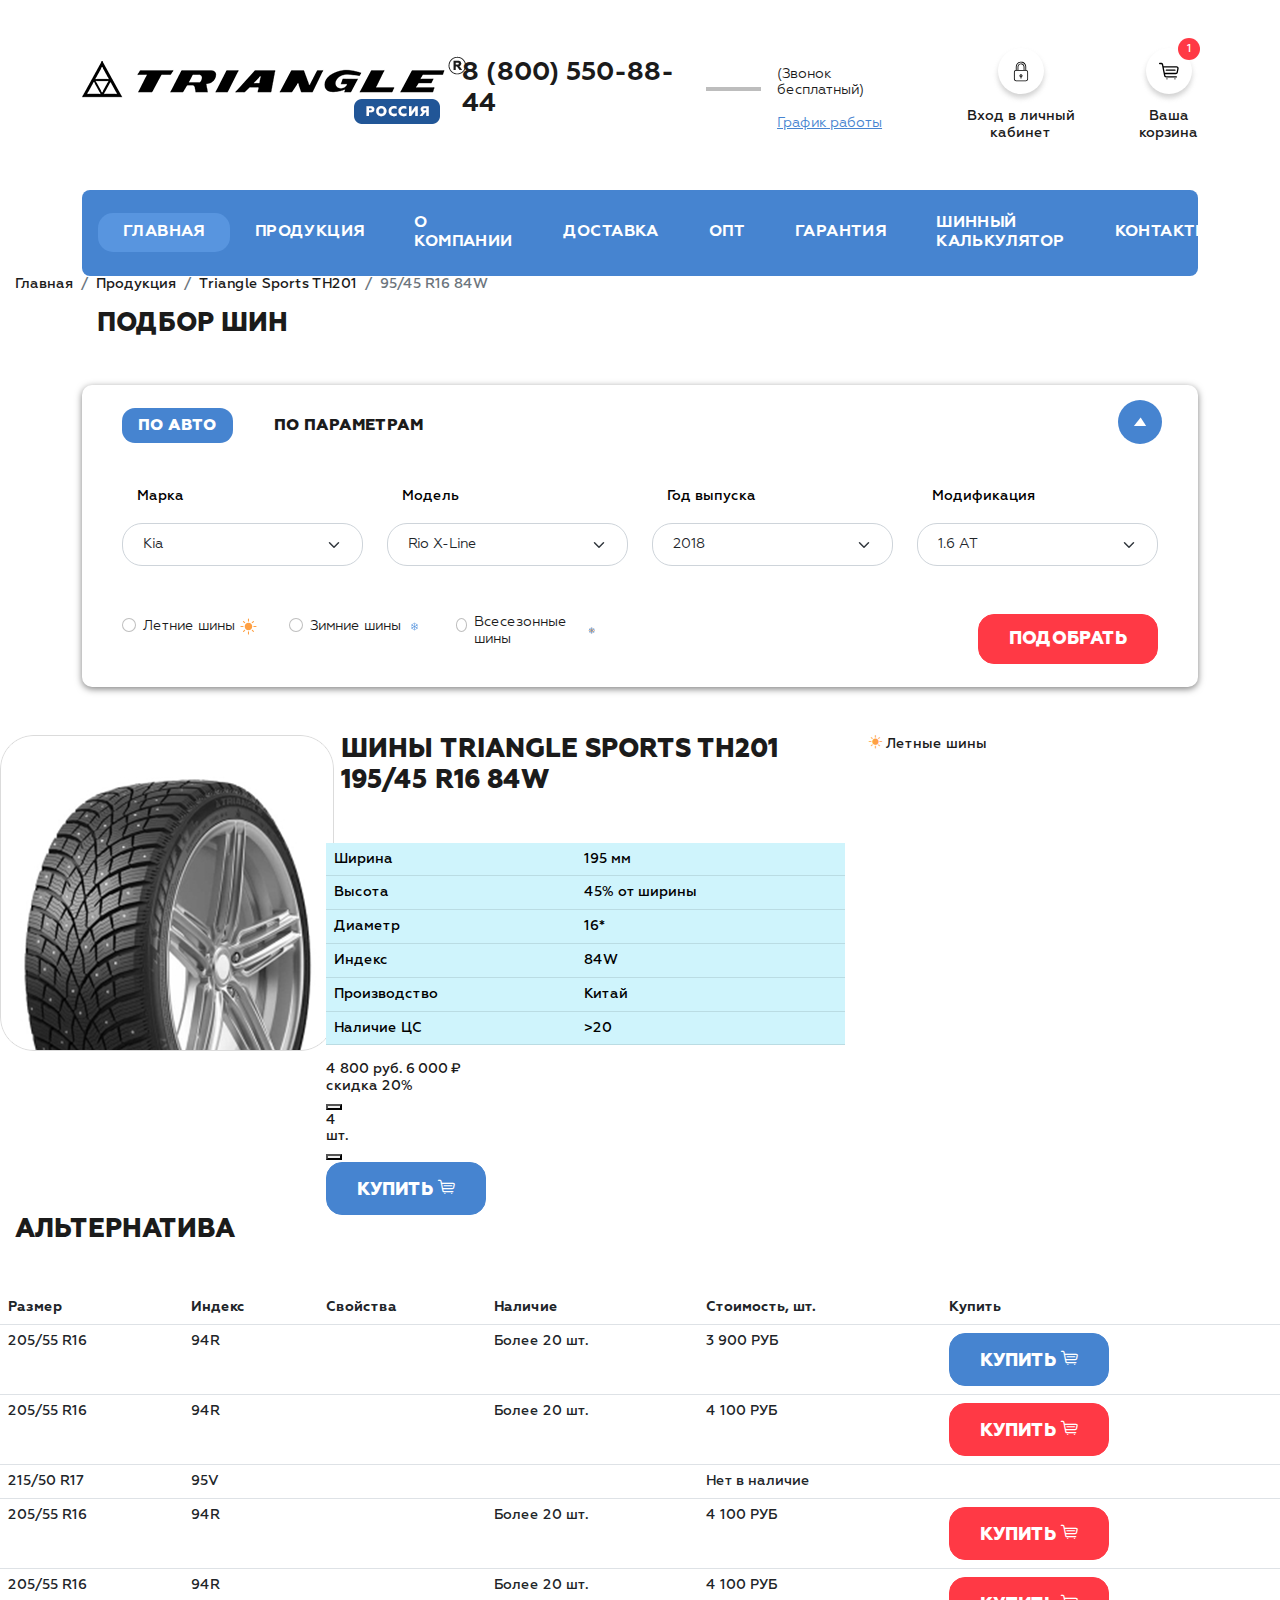
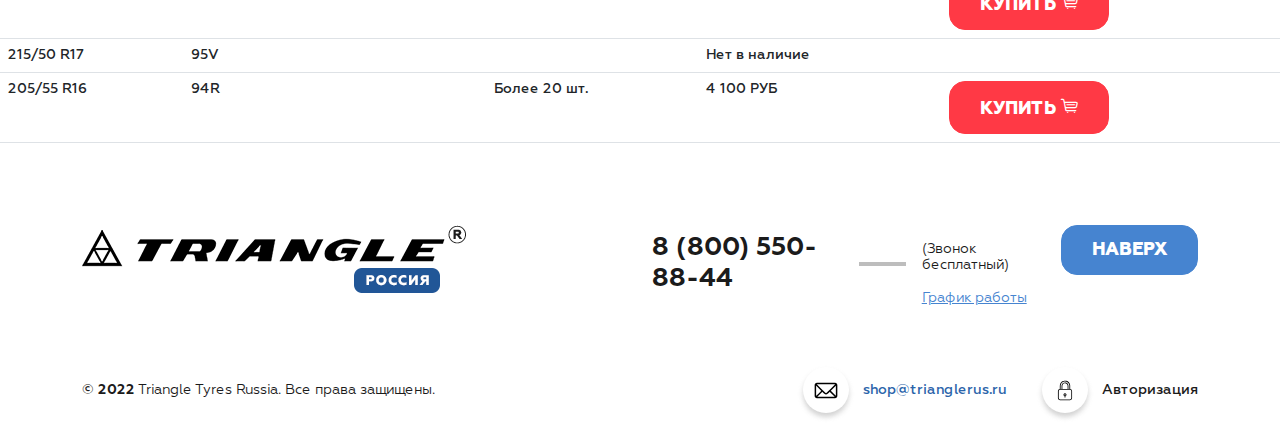
<file: product.html>
<!DOCTYPE html>
<html lang="кг">

<head>
	<meta charset="UTF-8">
<meta name="viewport" content="width=device-width,initial-scale=1">
<meta http-equiv="X-UA-Compatible" content="IE=edge,chrome=1">
<meta name="HandheldFriendly" content="true">
<meta name="description" content="">
<meta name="keywords" content="">
<meta name="robots" content="">
<link rel="stylesheet" href="./css/style.min.css">
<title>Продукт</title>
</head>

<body class="webp product-page">
	<div class="wrapper">
		<header class="header mt-5">
	<div class="container">
		<div class="mb-5">
			<div class="row">
				<div class="col-4">
					<a href="/" class="header__logo">
						<img src="img/logo.png" alt="">
					</a>
				</div>
				<div class="col-5">
					<div class="header__block">
						<a href="#" class="footer__block-phone d-flex align-items-center me-3">
							<span class="fw-bolder" style="font-size: 26px">8 (800) 550-88-44</span>
						</a>
						<div class="mt-2">
							<p class="fw-normal fz-6">(Звонок бесплатный)</p>
							<a href="#" class="fw-normal fz-6 link-primary text-decoration-underline">График работы</a>
						</div>
					</div>
				</div>
				<div class="col-3">
					<div class="d-flex">
						<a href="#" class="link-block">
							<div class="link-block-block">
								<svg>
									<use xlink:href="img/icons.svg#lock"></use>
								</svg>
							</div>
							<div class="fs-7 w-75 text-center">Вход в личный кабинет</div>
						</a>
						<a href="#" class="link-block">
							<div class="link-block-block link-block-basket">
								<svg>
									<use xlink:href="img/icons.svg#basket"></use>
								</svg>
							</div>
							<div class="fs-7 text-center">Ваша <br> корзина</div>
						</a>
					</div>
				</div>
			</div>
		</div>
		<nav class="navbar navbar-expand bg-primary rounded-3 p-3">
			<ul class="navbar-nav align-items-center justify-content-between w-100">
				<li class="nav-item">
					<a class="nav-link active" aria-current="page" href="#">Главная</a>
				</li>
				<li class="nav-item">
					<a class="nav-link" href="#">ПРОДУКЦИЯ</a>
				</li>
				<li class="nav-item">
					<a class="nav-link" href="#">о компании</a>
				</li>
				<li class="nav-item">
					<a class="nav-link" href="#">доставка</a>
				</li>
				<li class="nav-item">
					<a class="nav-link" href="#">Опт</a>
				</li>
				<li class="nav-item">
					<a class="nav-link" href="#">Гарантия</a>
				</li>
				<li class="nav-item">
					<a class="nav-link" href="#">Шинный калькулятор</a>
				</li>
				<li class="nav-item">
					<a class="nav-link" href="#">контакты</a>
				</li>
			</ul>
		</nav>
	</div>
</header>
		<main class="main">
			<nav aria-label="breadcrumb">
				<ol class="breadcrumb">
					<li class="breadcrumb-item"><a href="#">Главная</a></li>
					<li class="breadcrumb-item"><a href="#">Продукция</a></li>
					<li class="breadcrumb-item"><a href="#">Triangle Sports TH201</a></li>
					<li class="breadcrumb-item active"><a href="#">95/45 R16 84W</a></li>
				</ol>
			</nav>
			<div class="selection mb-5">
	<div class="container">
		<h2 class="title selection__title">подбор шин</h2>
		<div class="selection__block">
			<!-- Nav tabs -->
			<ul class="nav selection__tab" id="selectionTires" role="tablist">
				<li class="nav-item" role="presentation">
					<button class="nav-link active" id="car-tab" data-bs-toggle="tab" data-bs-target="#car" type="button"
						role="tab" aria-controls="car" aria-selected="true">по авто</button>
				</li>
				<li class="nav-item" role="presentation">
					<button class="nav-link" id="settings-tab" data-bs-toggle="tab" data-bs-target="#settings" type="button"
						role="tab" aria-controls="settings" aria-selected="false">по параметрам</button>
				</li>
				<li>
					<button class="btn btn-primary" type="button" data-bs-toggle="collapse" data-bs-target="#contentTires"
						aria-expanded="false" aria-controls="contentTires">
						<span></span>
					</button>
				</li>
			</ul>

			<!-- Tab panes -->
			<div class="collapse show" id="contentTires">
				<div class="tab-content">
					<div class="tab-pane active" id="car" role="tabpanel" aria-labelledby="car-tab">
						<div class="row mb-5">
							<div class="col-3">
								<label for="brand" class="selection__label">Марка</label>
								<select class="form-select" id="brand">
									<option selected>Kia</option>
									<option value="kia 1">Kia 2</option>
								</select>
							</div>
							<div class="col-3">
								<label for="brand" class="selection__label">Модель</label>
								<select class="form-select" id="brand">
									<option selected>Rio X-Line</option>
									<option value="Rio X-Line 1">Rio X-Line 2</option>
								</select>
							</div>
							<div class="col-3">
								<label for="brand" class="selection__label">Год выпуска</label>
								<select class="form-select" id="brand">
									<option selected>2018</option>
									<option value="2019">2019</option>
								</select>
							</div>
							<div class="col-3">
								<label for="brand" class="selection__label">Модификация</label>
								<select class="form-select" id="brand">
									<option selected>1.6 AT</option>
									<option value="1.8 AT">1.8 AT</option>
								</select>
							</div>
						</div>
						<div class="selection__row">
							<div class="selection__row-item">
								<div class="row">
									<div class="col-4">
										<div class="form-check">
											<input class="form-check-input" type="radio" name="weather" id="summerTires">
											<label class="form-check-label" for="summerTires">
												Летние шины
												<svg>
													<use xlink:href="img/icons.svg#summer"></use>
												</svg>
											</label>
										</div>
									</div>
									<div class="col-4">
										<div class="form-check">
											<input class="form-check-input" type="radio" name="weather" id="winterTires" checked>
											<label class="form-check-label" for="winterTires">
												Зимние шины
												<svg>
													<use xlink:href="img/icons.svg#winter"></use>
												</svg>
											</label>
										</div>
									</div>
									<div class="col-4">
										<div class="form-check">
											<input class="form-check-input" type="radio" name="weather" id="seasonsTires" checked>
											<label class="form-check-label" for="seasonsTires">
												Всесезонные шины
												<svg>
													<use xlink:href="img/icons.svg#seasons"></use>
												</svg>
											</label>
										</div>
									</div>
								</div>
							</div>
							<div class="selection__row-item">
								<button class="btn btn-danger">Подобрать</button>
							</div>
						</div>
					</div>
					<div class="tab-pane" id="settings" role="tabpanel" aria-labelledby="settings-tab">
						<div class="row mb-5">
							<div class="col-3">
								<label for="brand" class="selection__label">Марка</label>
								<select class="form-select" id="brand">
									<option selected>Kia</option>
									<option value="kia 1">Kia 2</option>
								</select>
							</div>
							<div class="col-3">
								<label for="brand" class="selection__label">Модель</label>
								<select class="form-select" id="brand">
									<option selected>Rio X-Line</option>
									<option value="Rio X-Line 1">Rio X-Line 2</option>
								</select>
							</div>
							<div class="col-3">
								<label for="brand" class="selection__label">Год выпуска</label>
								<select class="form-select" id="brand">
									<option selected>2018</option>
									<option value="2019">2019</option>
								</select>
							</div>
							<div class="col-3">
								<label for="brand" class="selection__label">Модификация</label>
								<select class="form-select" id="brand">
									<option selected>1.6 AT</option>
									<option value="1.8 AT">1.8 AT</option>
								</select>
							</div>
						</div>
						<div class="selection__row">
							<div class="selection__row-item">
								<div class="row">
									<div class="col-4">
										<div class="form-check">
											<input class="form-check-input" type="radio" name="weather" id="summerTires">
											<label class="form-check-label" for="summerTires">
												Летние шины
												<svg>
													<use xlink:href="img/icons.svg#summer"></use>
												</svg>
											</label>
										</div>
									</div>
									<div class="col-4">
										<div class="form-check">
											<input class="form-check-input" type="radio" name="weather" id="winterTires" checked>
											<label class="form-check-label" for="winterTires">
												Зимние шины
												<svg>
													<use xlink:href="img/icons.svg#winter"></use>
												</svg>
											</label>
										</div>
									</div>
									<div class="col-4">
										<div class="form-check">
											<input class="form-check-input" type="radio" name="weather" id="seasonsTires" checked>
											<label class="form-check-label" for="seasonsTires">
												Всесезонные шины
												<svg>
													<use xlink:href="img/icons.svg#seasons"></use>
												</svg>
											</label>
										</div>
									</div>
								</div>
							</div>
							<div class="selection__row-item">
								<button class="btn btn-danger">Подобрать</button>
							</div>
						</div>
					</div>
				</div>
			</div>
		</div>
	</div>
</div>
			<div class="product-page__product">
				<div class="row">
					<div class="col-3">
						<div class="product-page__img">
							<img src="img/card/01.png" alt="">
						</div>
					</div>
					<div class="col-5">
						<h2 class="title product-page__name">Шины Triangle Sports TH201 195/45 R16 84W</h2>
						<table class="table table-info">
							<tr>
								<td>Ширина</td>
								<td>195 мм</td>
							</tr>
							<tr>
								<td>Высота</td>
								<td>45% от ширины</td>
							</tr>
							<tr>
								<td>Диаметр</td>
								<td>16*</td>
							</tr>
							<tr>
								<td>Индекс</td>
								<td>84W</td>
							</tr>
							<tr>
								<td>Производство</td>
								<td>Китай</td>
							</tr>
							<tr>
								<td>Наличие ЦС</td>
								<td>>20</td>
							</tr>
						</table>
						<div class="product-page__price">
							<div class="product-page__price-item">
								4 800 руб.
								<span>6 000 ₽</span>
							</div>
							<div class="product-page__price-tag">скидка 20%</div>
						</div>
						<div class="product-page__item">
							<div class="product-page__counter counter">
								<div class="counter-item">
									<button class="counter-btn counter-btn-left"></button>
									<div class="counter-block">
										4
									</div>
									<div class="counter-info">шт.</div>
									<button class="counter-btn counter-btn-right"></button>
								</div>
							</div>
							<button class="btn btn-primary">Купить <i class="icon-basket"></i></button>
						</div>
					</div>
					<div class="col-3">
						<div class="product-page__info">
							<i class="icon-summer"></i>
							Летные шины
						</div>
					</div>
				</div>
			</div>
			<div class="product-page__content">
				<h2 class="title product-page__title">Альтернатива</h2>
				<table class="table">
					<tr class="table__header">
						<th>Размер</th>
						<th>Индекс</th>
						<th>Свойства</th>
						<th>Наличие</th>
						<th>Стоимость, шт.</th>
						<th>Купить</th>
					</tr>
					<tr>
						<td class="blue">205/55 R16</td>
						<td>94R</td>
						<td></td>
						<td>Более 20 шт.</td>
						<td class="bold">3 900 РУБ</td>
						<td>
							<button class="btn btn-primary">
								Купить
								<i class="icon-basket"></i>
							</button>
						</td>
					</tr>
					<tr>
						<td class="blue">205/55 R16</td>
						<td>94R</td>
						<td></td>
						<td>Более 20 шт.</td>
						<td class="bold">4 100 РУБ</td>
						<td>
							<button class="btn btn-danger">
								Купить
								<i class="icon-basket"></i>
							</button>
						</td>
					</tr>
					<tr class="not">
						<td class="blue">215/50 R17</td>
						<td>95V</td>
						<td></td>
						<td></td>
						<td class="bold">Нет в наличие</td>
						<td></td>
					</tr>
					<tr>
						<td class="blue">205/55 R16</td>
						<td>94R</td>
						<td></td>
						<td>Более 20 шт.</td>
						<td class="bold">4 100 РУБ</td>
						<td>
							<button class="btn btn-danger">
								Купить
								<i class="icon-basket"></i>
							</button>
						</td>
					</tr>
					<tr>
						<td class="blue">205/55 R16</td>
						<td>94R</td>
						<td></td>
						<td>Более 20 шт.</td>
						<td class="bold">4 100 РУБ</td>
						<td>
							<button class="btn btn-danger">
								Купить
								<i class="icon-basket"></i>
							</button>
						</td>
					</tr>
					<tr class="not">
						<td class="blue">215/50 R17</td>
						<td>95V</td>
						<td></td>
						<td></td>
						<td class="bold">Нет в наличие</td>
						<td></td>
					</tr>
					<tr>
						<td class="blue">205/55 R16</td>
						<td>94R</td>
						<td></td>
						<td>Более 20 шт.</td>
						<td class="bold">4 100 РУБ</td>
						<td>
							<button class="btn btn-danger">
								Купить
								<i class="icon-basket"></i>
							</button>
						</td>
					</tr>
				</table>
			</div>
		</main>
		<div class="footer py-3">
	<div class="container">
		<div class="row footer__top">
			<div class="col-6">
				<a href="/" class="footer__logo">
					<img src="img/logo.png" alt="">
				</a>
			</div>
			<div class="col-6 footer__row">
				<div class="footer__block">
					<a href="#" class="footer__block-phone d-flex align-items-center me-3">
						<span class="fw-bolder" style="font-size: 26px">8 (800) 550-88-44</span>
					</a>
					<div class="mt-2">
						<p class="fw-normal fz-6">(Звонок бесплатный)</p>
						<a href="#" class="fw-normal fz-6 link-primary text-decoration-underline">График работы</a>
					</div>
				</div>
				<button class="btn btn-primary ms-4">наверх</button>
			</div>

		</div>
		<div class="row align-items-center">
			<div class="col-8">
				<div class="fw-normal"><span class="fw-bold">© 2022</span> Triangle Tyres Russia. Все права защищены.</div>
			</div>
			<div class="col-4 d-flex justify-content-end">
				<div class="d-flex">
					<a href="#" class="link-block link-block-row link-block-email">
						<div class="link-block-block">
							<svg>
								<use xlink:href="img/icons.svg#e-mail"></use>
							</svg>
						</div>
						<div class="link-block-text">shop@trianglerus.ru</div>
					</a>
					<a href="#" class="link-block link-block-row">
						<div class="link-block-block">
							<svg>
								<use xlink:href="img/icons.svg#lock"></use>
							</svg>
						</div>
						<div class="link-block-text">Авторизация</div>
					</a>
				</div>
			</div>
		</div>
	</div>
</div>
	</div>
	<script src="js/main.js"></script>
</body>

</html>
</file>
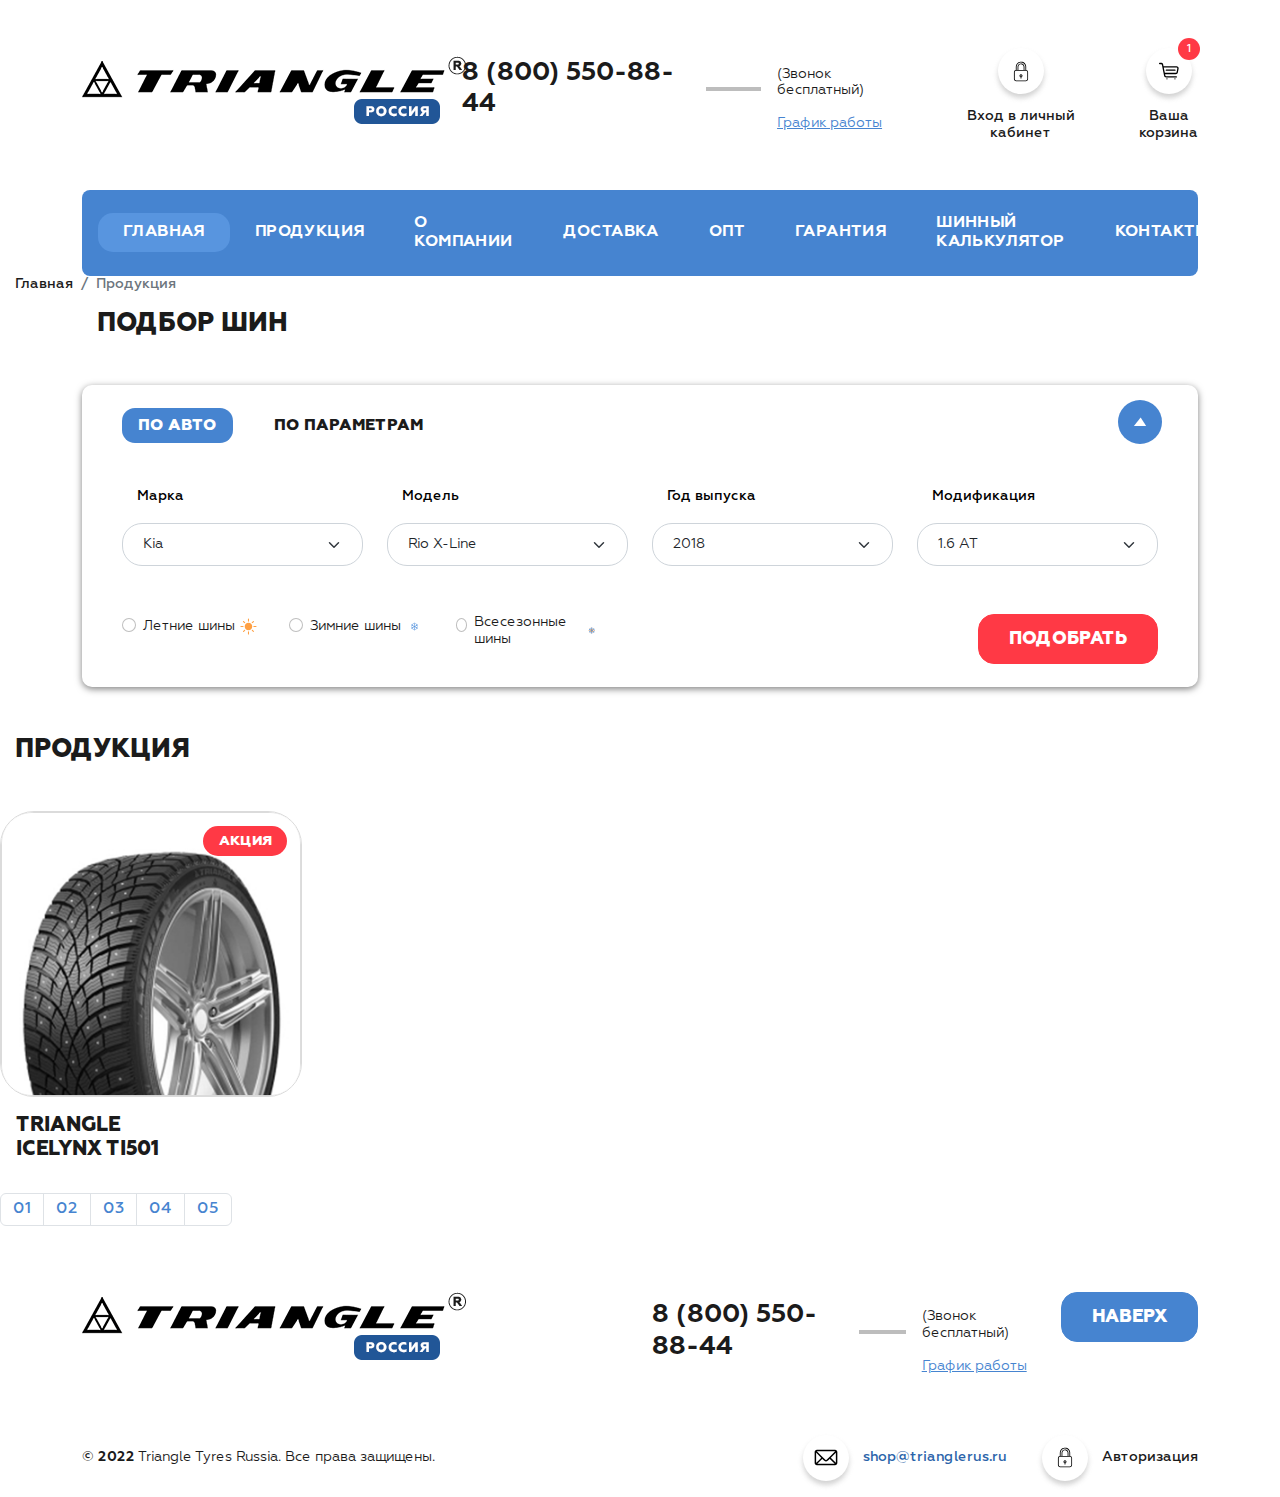
<file: products.html>
<!DOCTYPE html>
<html lang="ru">

<head>
	<meta charset="UTF-8">
<meta name="viewport" content="width=device-width,initial-scale=1">
<meta http-equiv="X-UA-Compatible" content="IE=edge,chrome=1">
<meta name="HandheldFriendly" content="true">
<meta name="description" content="">
<meta name="keywords" content="">
<meta name="robots" content="">
<link rel="stylesheet" href="./css/style.min.css">
<title>Продукция</title>
</head>

<body class="webp products-page">
	<div class="wrapper">
		<header class="header mt-5">
	<div class="container">
		<div class="mb-5">
			<div class="row">
				<div class="col-4">
					<a href="/" class="header__logo">
						<img src="img/logo.png" alt="">
					</a>
				</div>
				<div class="col-5">
					<div class="header__block">
						<a href="#" class="footer__block-phone d-flex align-items-center me-3">
							<span class="fw-bolder" style="font-size: 26px">8 (800) 550-88-44</span>
						</a>
						<div class="mt-2">
							<p class="fw-normal fz-6">(Звонок бесплатный)</p>
							<a href="#" class="fw-normal fz-6 link-primary text-decoration-underline">График работы</a>
						</div>
					</div>
				</div>
				<div class="col-3">
					<div class="d-flex">
						<a href="#" class="link-block">
							<div class="link-block-block">
								<svg>
									<use xlink:href="img/icons.svg#lock"></use>
								</svg>
							</div>
							<div class="fs-7 w-75 text-center">Вход в личный кабинет</div>
						</a>
						<a href="#" class="link-block">
							<div class="link-block-block link-block-basket">
								<svg>
									<use xlink:href="img/icons.svg#basket"></use>
								</svg>
							</div>
							<div class="fs-7 text-center">Ваша <br> корзина</div>
						</a>
					</div>
				</div>
			</div>
		</div>
		<nav class="navbar navbar-expand bg-primary rounded-3 p-3">
			<ul class="navbar-nav align-items-center justify-content-between w-100">
				<li class="nav-item">
					<a class="nav-link active" aria-current="page" href="#">Главная</a>
				</li>
				<li class="nav-item">
					<a class="nav-link" href="#">ПРОДУКЦИЯ</a>
				</li>
				<li class="nav-item">
					<a class="nav-link" href="#">о компании</a>
				</li>
				<li class="nav-item">
					<a class="nav-link" href="#">доставка</a>
				</li>
				<li class="nav-item">
					<a class="nav-link" href="#">Опт</a>
				</li>
				<li class="nav-item">
					<a class="nav-link" href="#">Гарантия</a>
				</li>
				<li class="nav-item">
					<a class="nav-link" href="#">Шинный калькулятор</a>
				</li>
				<li class="nav-item">
					<a class="nav-link" href="#">контакты</a>
				</li>
			</ul>
		</nav>
	</div>
</header>
		<main class="main">
			<nav aria-label="breadcrumb">
				<ol class="breadcrumb">
					<li class="breadcrumb-item"><a href="#">Главная</a></li>
					<li class="breadcrumb-item active"><a href="#">Продукция</a></li>
				</ol>
			</nav>
			<div class="selection mb-5">
	<div class="container">
		<h2 class="title selection__title">подбор шин</h2>
		<div class="selection__block">
			<!-- Nav tabs -->
			<ul class="nav selection__tab" id="selectionTires" role="tablist">
				<li class="nav-item" role="presentation">
					<button class="nav-link active" id="car-tab" data-bs-toggle="tab" data-bs-target="#car" type="button"
						role="tab" aria-controls="car" aria-selected="true">по авто</button>
				</li>
				<li class="nav-item" role="presentation">
					<button class="nav-link" id="settings-tab" data-bs-toggle="tab" data-bs-target="#settings" type="button"
						role="tab" aria-controls="settings" aria-selected="false">по параметрам</button>
				</li>
				<li>
					<button class="btn btn-primary" type="button" data-bs-toggle="collapse" data-bs-target="#contentTires"
						aria-expanded="false" aria-controls="contentTires">
						<span></span>
					</button>
				</li>
			</ul>

			<!-- Tab panes -->
			<div class="collapse show" id="contentTires">
				<div class="tab-content">
					<div class="tab-pane active" id="car" role="tabpanel" aria-labelledby="car-tab">
						<div class="row mb-5">
							<div class="col-3">
								<label for="brand" class="selection__label">Марка</label>
								<select class="form-select" id="brand">
									<option selected>Kia</option>
									<option value="kia 1">Kia 2</option>
								</select>
							</div>
							<div class="col-3">
								<label for="brand" class="selection__label">Модель</label>
								<select class="form-select" id="brand">
									<option selected>Rio X-Line</option>
									<option value="Rio X-Line 1">Rio X-Line 2</option>
								</select>
							</div>
							<div class="col-3">
								<label for="brand" class="selection__label">Год выпуска</label>
								<select class="form-select" id="brand">
									<option selected>2018</option>
									<option value="2019">2019</option>
								</select>
							</div>
							<div class="col-3">
								<label for="brand" class="selection__label">Модификация</label>
								<select class="form-select" id="brand">
									<option selected>1.6 AT</option>
									<option value="1.8 AT">1.8 AT</option>
								</select>
							</div>
						</div>
						<div class="selection__row">
							<div class="selection__row-item">
								<div class="row">
									<div class="col-4">
										<div class="form-check">
											<input class="form-check-input" type="radio" name="weather" id="summerTires">
											<label class="form-check-label" for="summerTires">
												Летние шины
												<svg>
													<use xlink:href="img/icons.svg#summer"></use>
												</svg>
											</label>
										</div>
									</div>
									<div class="col-4">
										<div class="form-check">
											<input class="form-check-input" type="radio" name="weather" id="winterTires" checked>
											<label class="form-check-label" for="winterTires">
												Зимние шины
												<svg>
													<use xlink:href="img/icons.svg#winter"></use>
												</svg>
											</label>
										</div>
									</div>
									<div class="col-4">
										<div class="form-check">
											<input class="form-check-input" type="radio" name="weather" id="seasonsTires" checked>
											<label class="form-check-label" for="seasonsTires">
												Всесезонные шины
												<svg>
													<use xlink:href="img/icons.svg#seasons"></use>
												</svg>
											</label>
										</div>
									</div>
								</div>
							</div>
							<div class="selection__row-item">
								<button class="btn btn-danger">Подобрать</button>
							</div>
						</div>
					</div>
					<div class="tab-pane" id="settings" role="tabpanel" aria-labelledby="settings-tab">
						<div class="row mb-5">
							<div class="col-3">
								<label for="brand" class="selection__label">Марка</label>
								<select class="form-select" id="brand">
									<option selected>Kia</option>
									<option value="kia 1">Kia 2</option>
								</select>
							</div>
							<div class="col-3">
								<label for="brand" class="selection__label">Модель</label>
								<select class="form-select" id="brand">
									<option selected>Rio X-Line</option>
									<option value="Rio X-Line 1">Rio X-Line 2</option>
								</select>
							</div>
							<div class="col-3">
								<label for="brand" class="selection__label">Год выпуска</label>
								<select class="form-select" id="brand">
									<option selected>2018</option>
									<option value="2019">2019</option>
								</select>
							</div>
							<div class="col-3">
								<label for="brand" class="selection__label">Модификация</label>
								<select class="form-select" id="brand">
									<option selected>1.6 AT</option>
									<option value="1.8 AT">1.8 AT</option>
								</select>
							</div>
						</div>
						<div class="selection__row">
							<div class="selection__row-item">
								<div class="row">
									<div class="col-4">
										<div class="form-check">
											<input class="form-check-input" type="radio" name="weather" id="summerTires">
											<label class="form-check-label" for="summerTires">
												Летние шины
												<svg>
													<use xlink:href="img/icons.svg#summer"></use>
												</svg>
											</label>
										</div>
									</div>
									<div class="col-4">
										<div class="form-check">
											<input class="form-check-input" type="radio" name="weather" id="winterTires" checked>
											<label class="form-check-label" for="winterTires">
												Зимние шины
												<svg>
													<use xlink:href="img/icons.svg#winter"></use>
												</svg>
											</label>
										</div>
									</div>
									<div class="col-4">
										<div class="form-check">
											<input class="form-check-input" type="radio" name="weather" id="seasonsTires" checked>
											<label class="form-check-label" for="seasonsTires">
												Всесезонные шины
												<svg>
													<use xlink:href="img/icons.svg#seasons"></use>
												</svg>
											</label>
										</div>
									</div>
								</div>
							</div>
							<div class="selection__row-item">
								<button class="btn btn-danger">Подобрать</button>
							</div>
						</div>
					</div>
				</div>
			</div>
		</div>
	</div>
</div>
			<div class="products-page__content">
				<h2 class="title products-page__title">продукция</h2>
				<div class="row">
					<div class="col-3">
						<div class="card product">
							<div class="badge bg-danger">Акция</div>
							<img class="card-img-top" src="img/card/01.png" alt="Title">
							<div class="card-body">
								<h4 class="card-title mb-3">Triangle IcelynX TI501</h4>
								<div class="card-hover">
									<div class="row gy-2 mb-4">
										<div class="col-2"><button class="product__item">R15</button></div>
										<div class="col-2"><button class="product__item product__item--active">R16</button></div>
										<div class="col-2"><button class="product__item product__item--disabled">R17</button></div>
										<div class="col-2"><button class="product__item">R18</button></div>
										<div class="col-2"><button class="product__item">R19</button></div>
										<div class="col-2"><button class="product__item product__item--disabled">R20</button></div>
										<div class="col-2"><button class="product__item">R21</button></div>
										<div class="col-2"><button class="product__item product__item--disabled">R22</button></div>
										<div class="col-2"><button class="product__item product__item--disabled">R23</button></div>
									</div>
									<a href="#" class="btn btn-danger">
										<span>Купить</span>
										<svg>
											<use xlink:href="img/icons.svg#basket"></use>
										</svg>
									</a>
								</div>
							</div>
						</div>
					</div>
				</div>
				<nav aria-label="Навигация">
					<ul class="pagination">
						<li class="page-item"><a class="page-link" href="#">01</a></li>
						<li class="page-item"><a class="page-link" href="#">02</a></li>
						<li class="page-item"><a class="page-link" href="#">03</a></li>
						<li class="page-item"><a class="page-link" href="#">04</a></li>
						<li class="page-item"><a class="page-link" href="#">05</a></li>
					</ul>
				</nav>
			</div>
		</main>
		<div class="footer py-3">
	<div class="container">
		<div class="row footer__top">
			<div class="col-6">
				<a href="/" class="footer__logo">
					<img src="img/logo.png" alt="">
				</a>
			</div>
			<div class="col-6 footer__row">
				<div class="footer__block">
					<a href="#" class="footer__block-phone d-flex align-items-center me-3">
						<span class="fw-bolder" style="font-size: 26px">8 (800) 550-88-44</span>
					</a>
					<div class="mt-2">
						<p class="fw-normal fz-6">(Звонок бесплатный)</p>
						<a href="#" class="fw-normal fz-6 link-primary text-decoration-underline">График работы</a>
					</div>
				</div>
				<button class="btn btn-primary ms-4">наверх</button>
			</div>

		</div>
		<div class="row align-items-center">
			<div class="col-8">
				<div class="fw-normal"><span class="fw-bold">© 2022</span> Triangle Tyres Russia. Все права защищены.</div>
			</div>
			<div class="col-4 d-flex justify-content-end">
				<div class="d-flex">
					<a href="#" class="link-block link-block-row link-block-email">
						<div class="link-block-block">
							<svg>
								<use xlink:href="img/icons.svg#e-mail"></use>
							</svg>
						</div>
						<div class="link-block-text">shop@trianglerus.ru</div>
					</a>
					<a href="#" class="link-block link-block-row">
						<div class="link-block-block">
							<svg>
								<use xlink:href="img/icons.svg#lock"></use>
							</svg>
						</div>
						<div class="link-block-text">Авторизация</div>
					</a>
				</div>
			</div>
		</div>
	</div>
</div>
	</div>
	<script src="js/main.js"></script>
</body>

</html>
</file>
